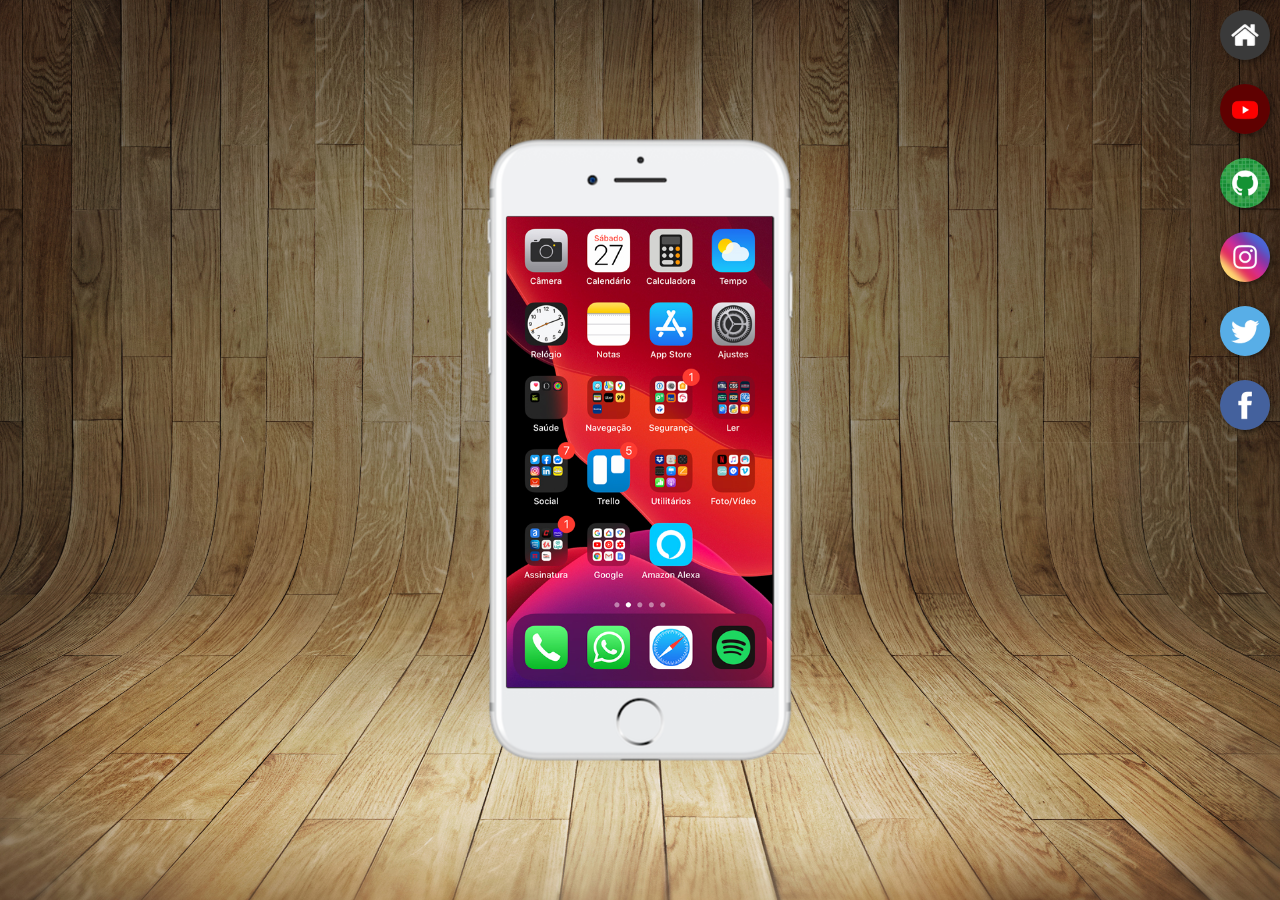
<file: index.html>
<!DOCTYPE html>
<html lang="pt-br">
<head>
    <meta charset="UTF-8">
    <meta name="viewport" content="width=device-width, initial-scale=1.0">
    <link rel="shortcut icon" href="favicon.ico" type="image/x-icon">
    <link rel="stylesheet" href="estilos/style.css">
    <title>Projeto Redes Sociais</title>
</head>
<body>
    <main>
        <section id="telefone">
            <iframe src="Home.html" name="tela" id="tela" frameborder="0">
                Seu Navegador não é compativél com isso!!!
            </iframe>
        </section>

        <section id="redes-sociais">
            <a href="Home.html" target="tela"><img src="imagens/logo-home.jpg" alt="Home"></a> <br>
            <a href="youtube.html" target="tela"><img src="imagens/logo-youtube.jpg" alt="youtube"></a><br>
            <a href="github.html" target="tela"><img src="imagens/logo-github.jpg" alt="github"></a><br>
            <a href="instagram.html" target="tela"><img src="imagens/logo-instagram.jpg" alt="instagram"></a><br>
            <a href="twitter.html" target="tela"><img src="imagens/logo-twitter.jpg" alt="twitter"></a><br>
            <a href="facebook.html" target="tela"><img src="imagens/logo-facebook.jpg" alt="facebook"></a>   
        </section>
    </main>
</body>
</html>
</file>
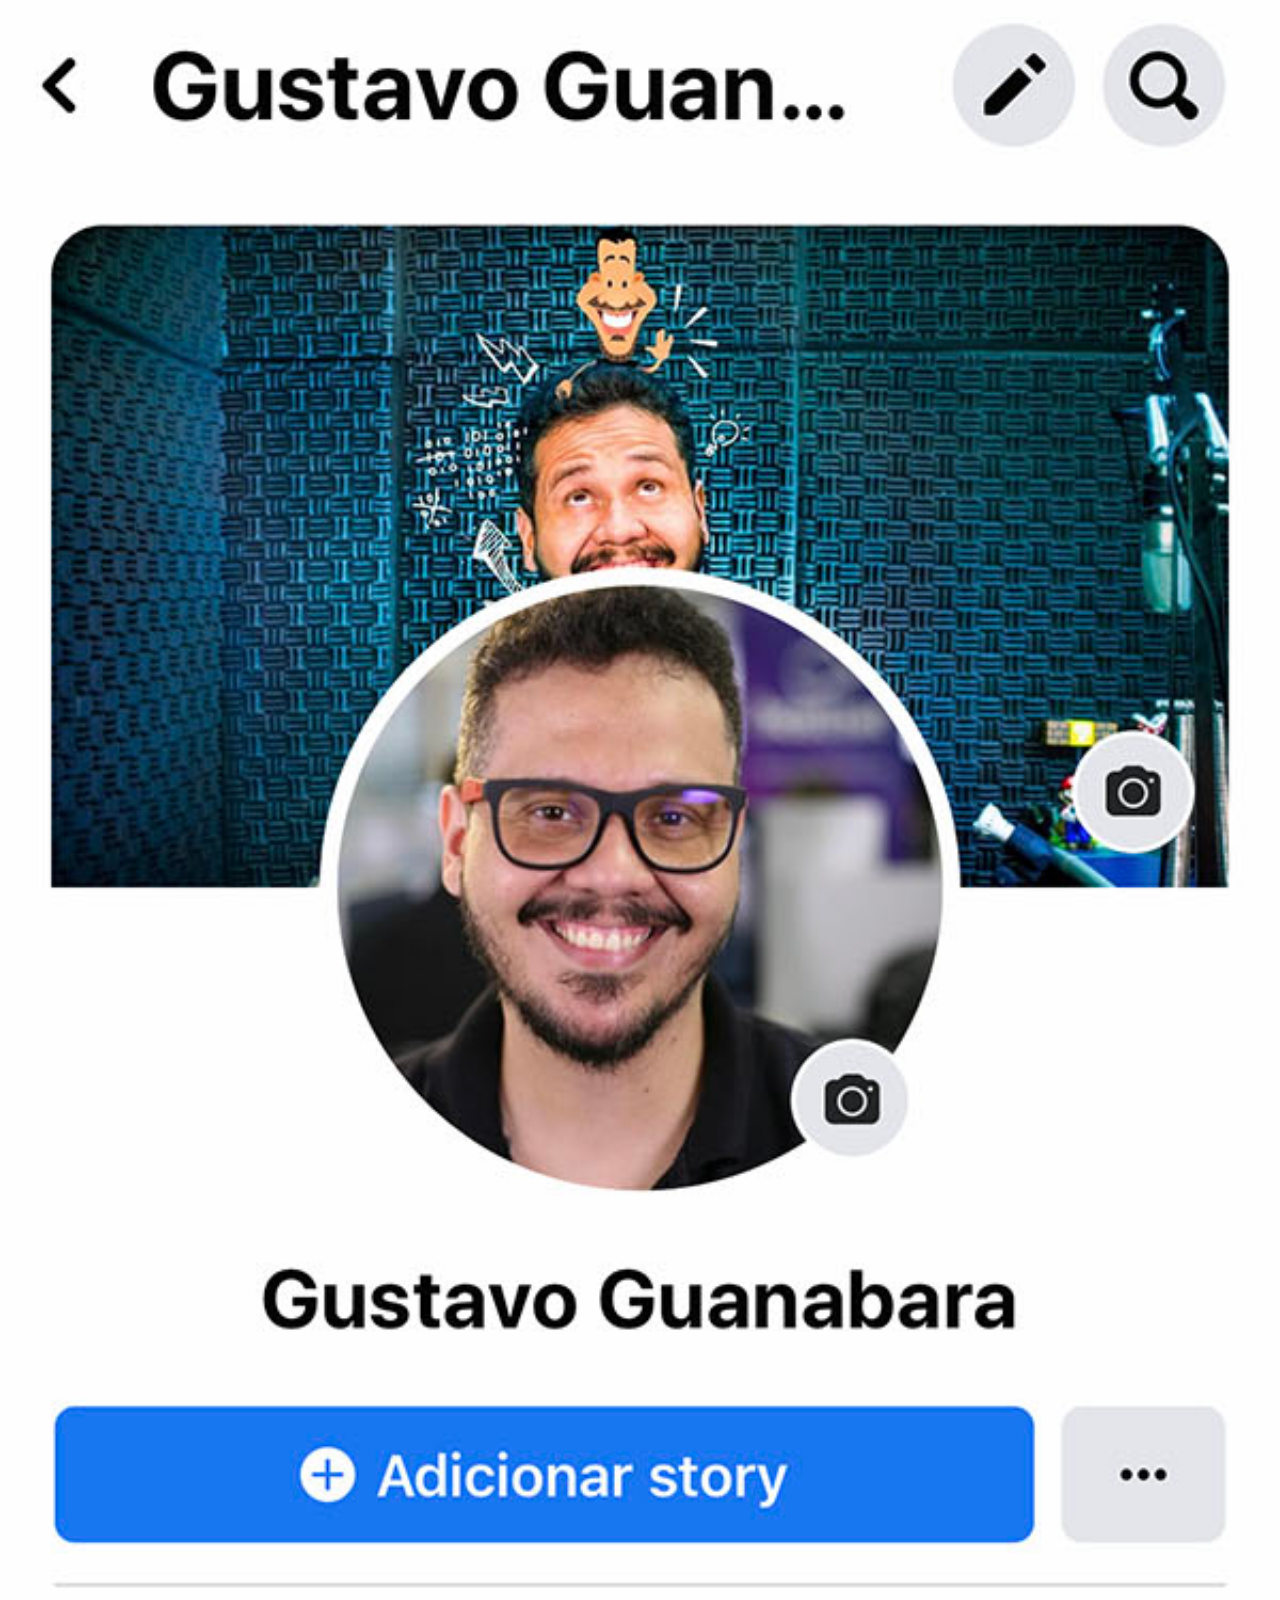
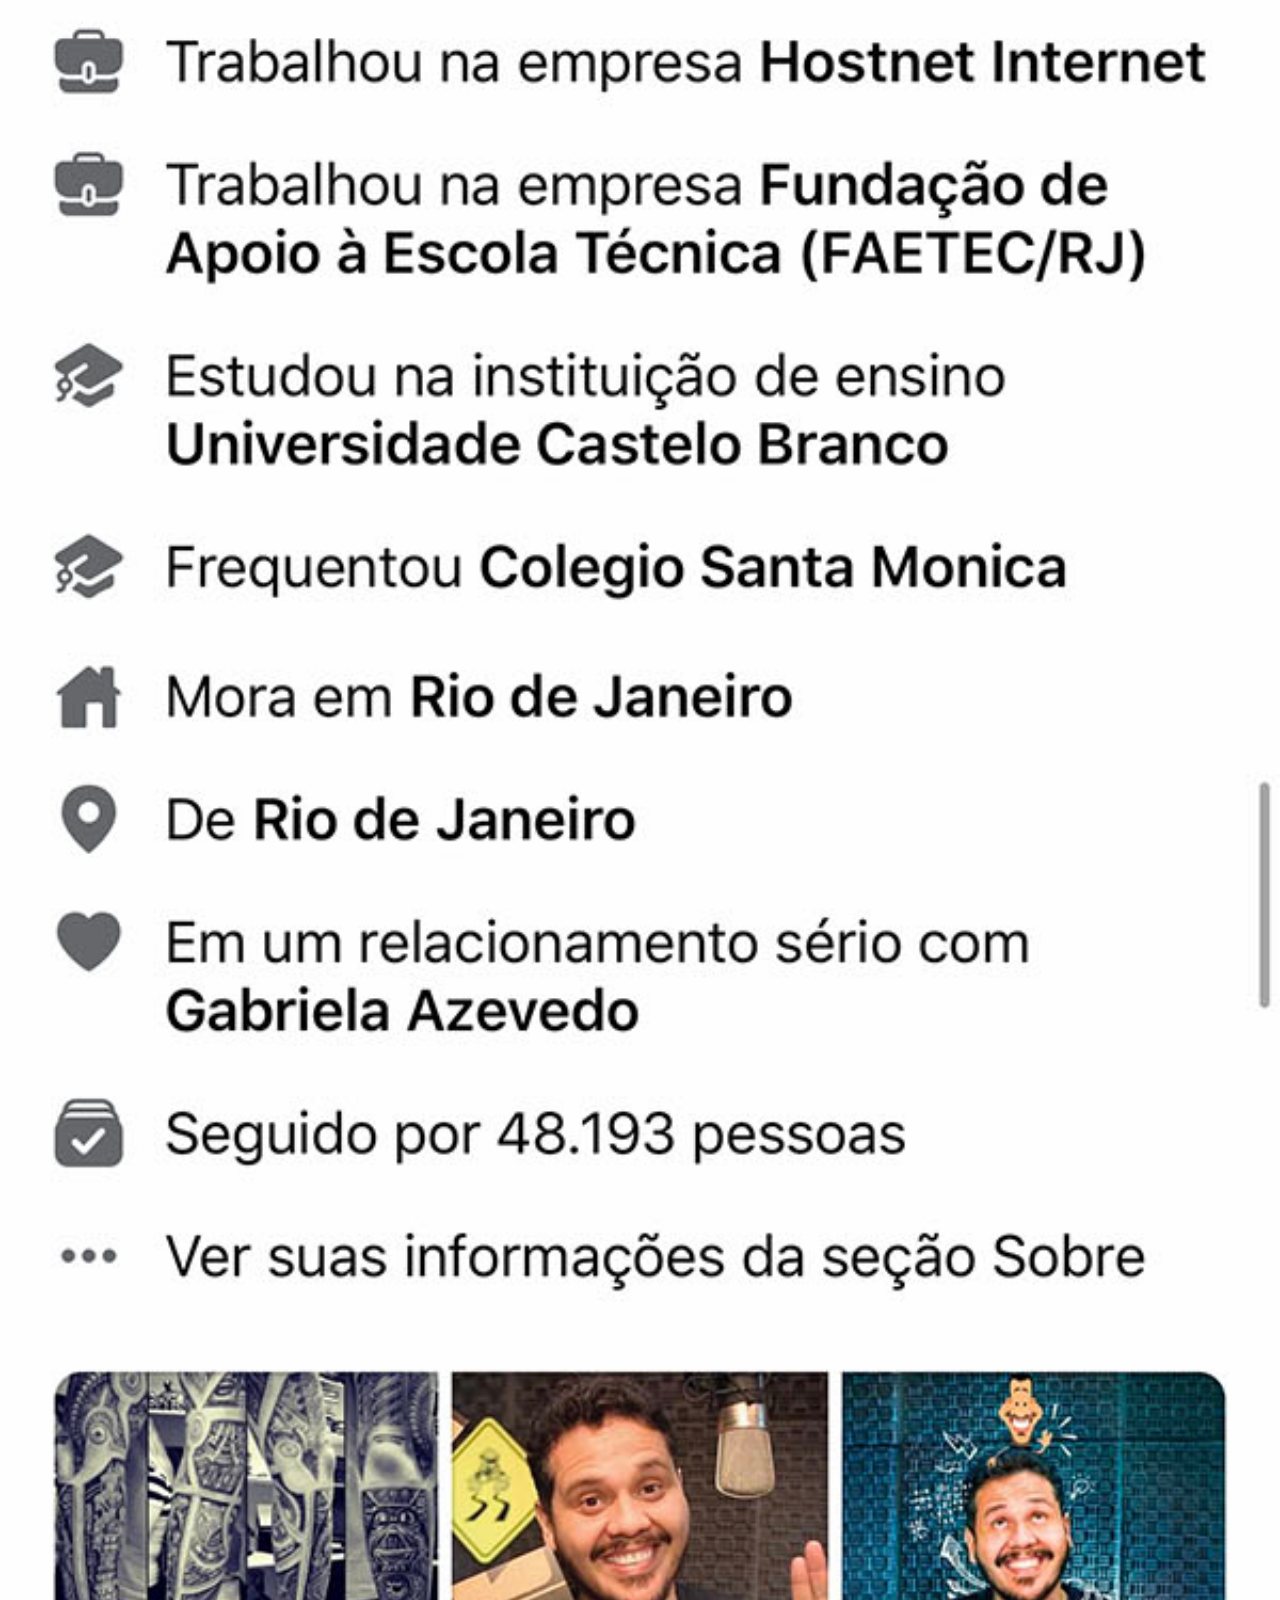
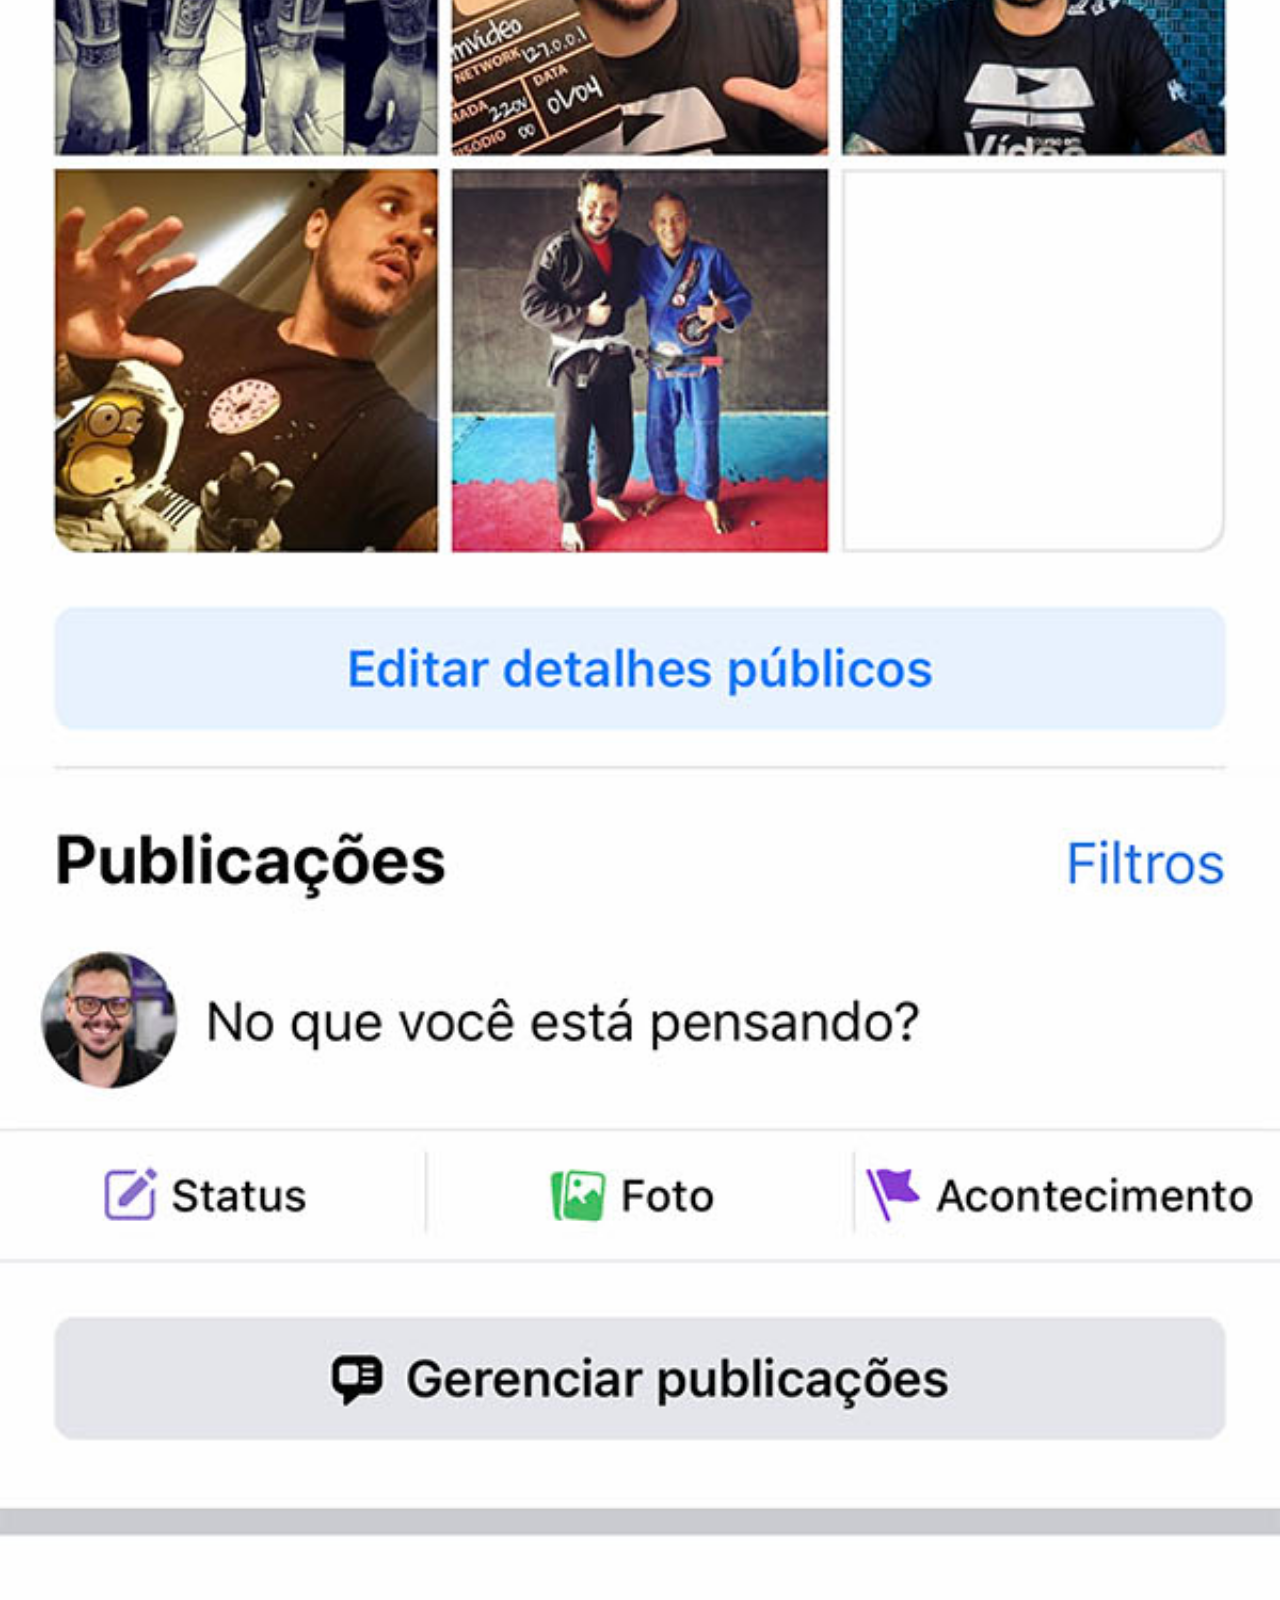
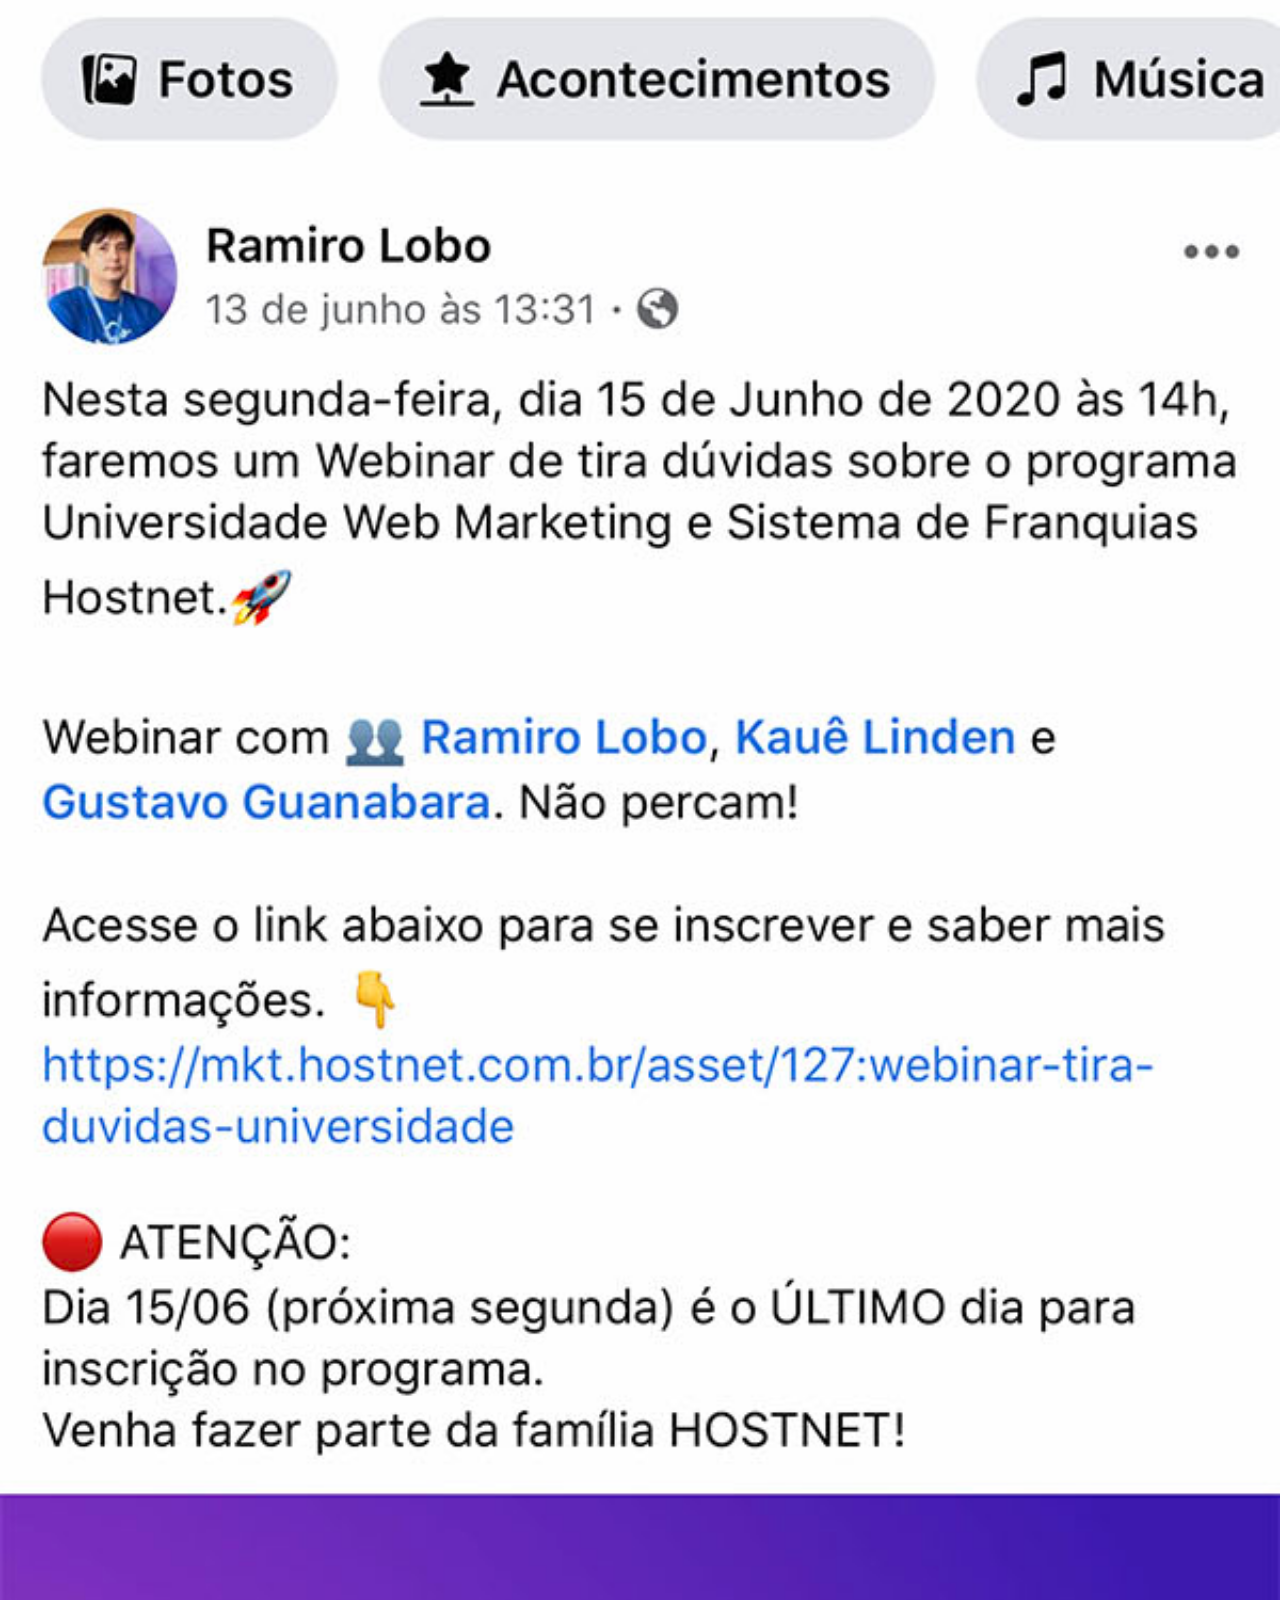
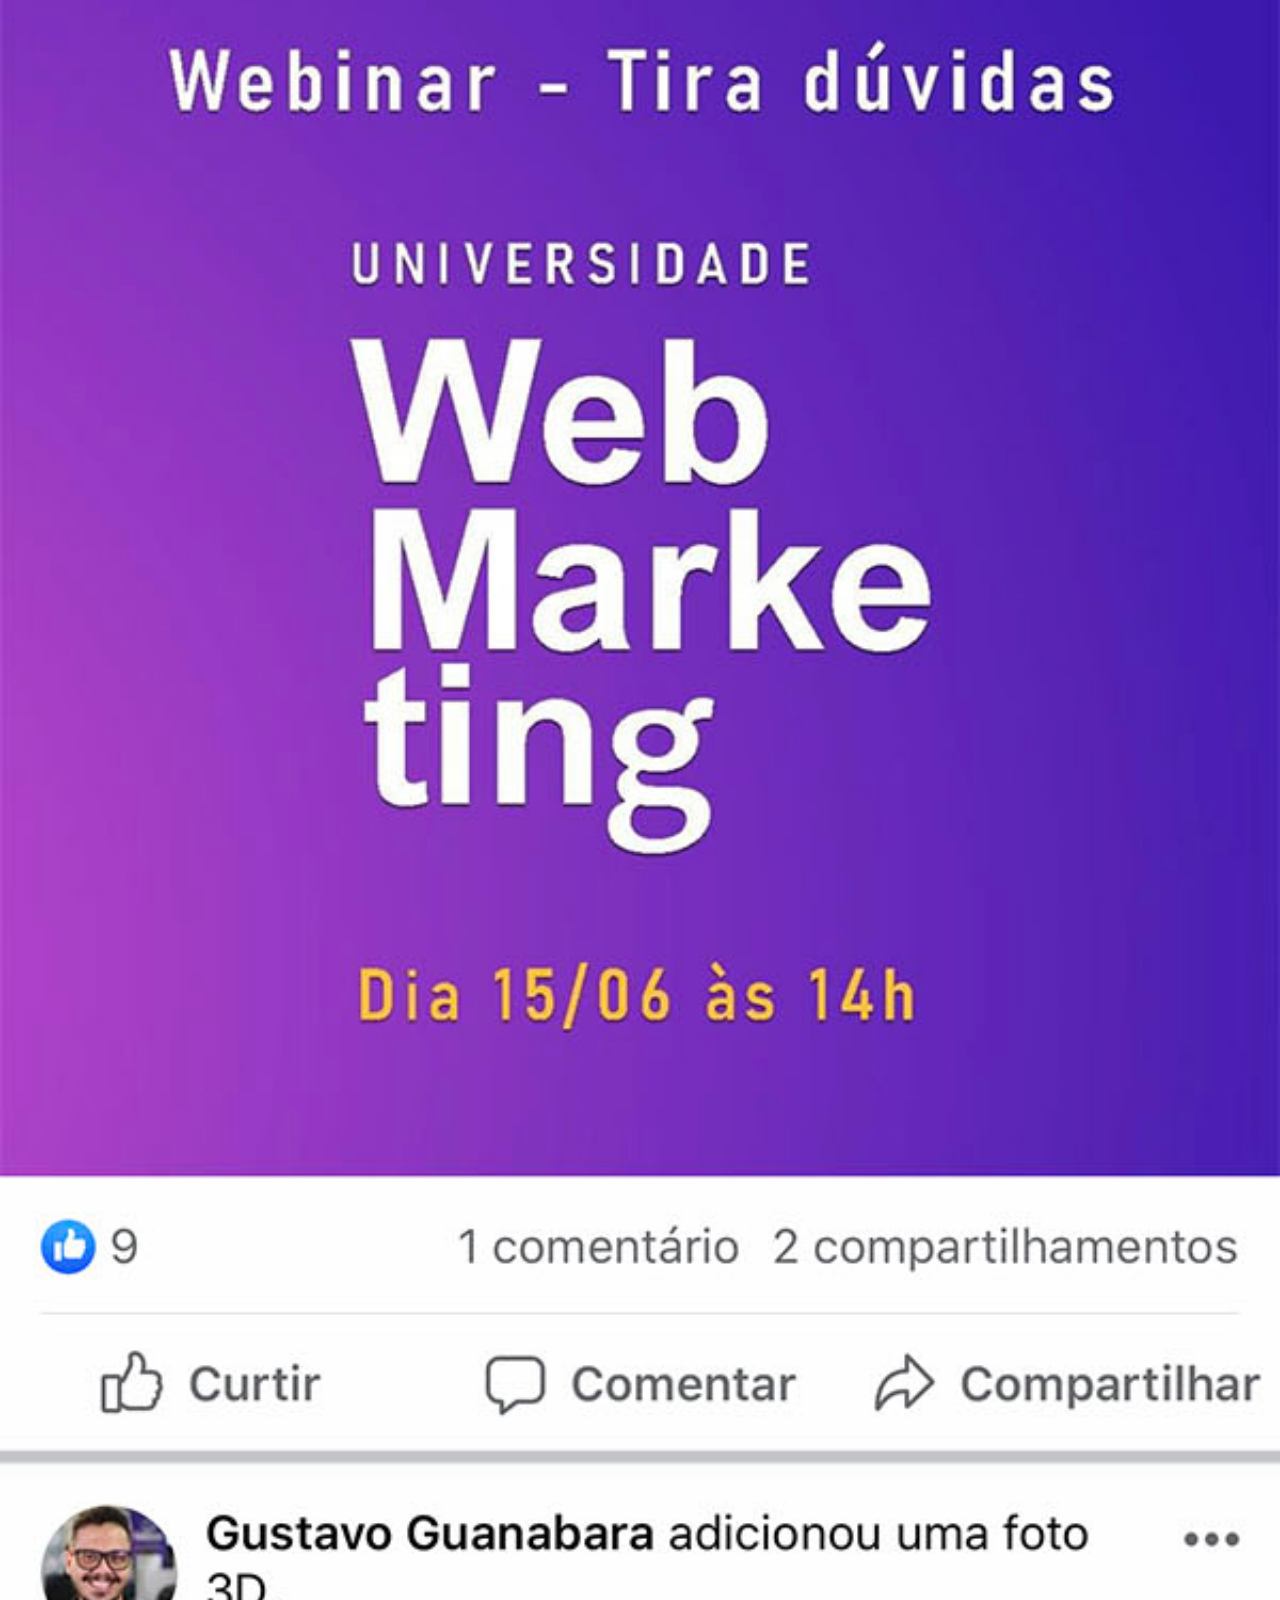
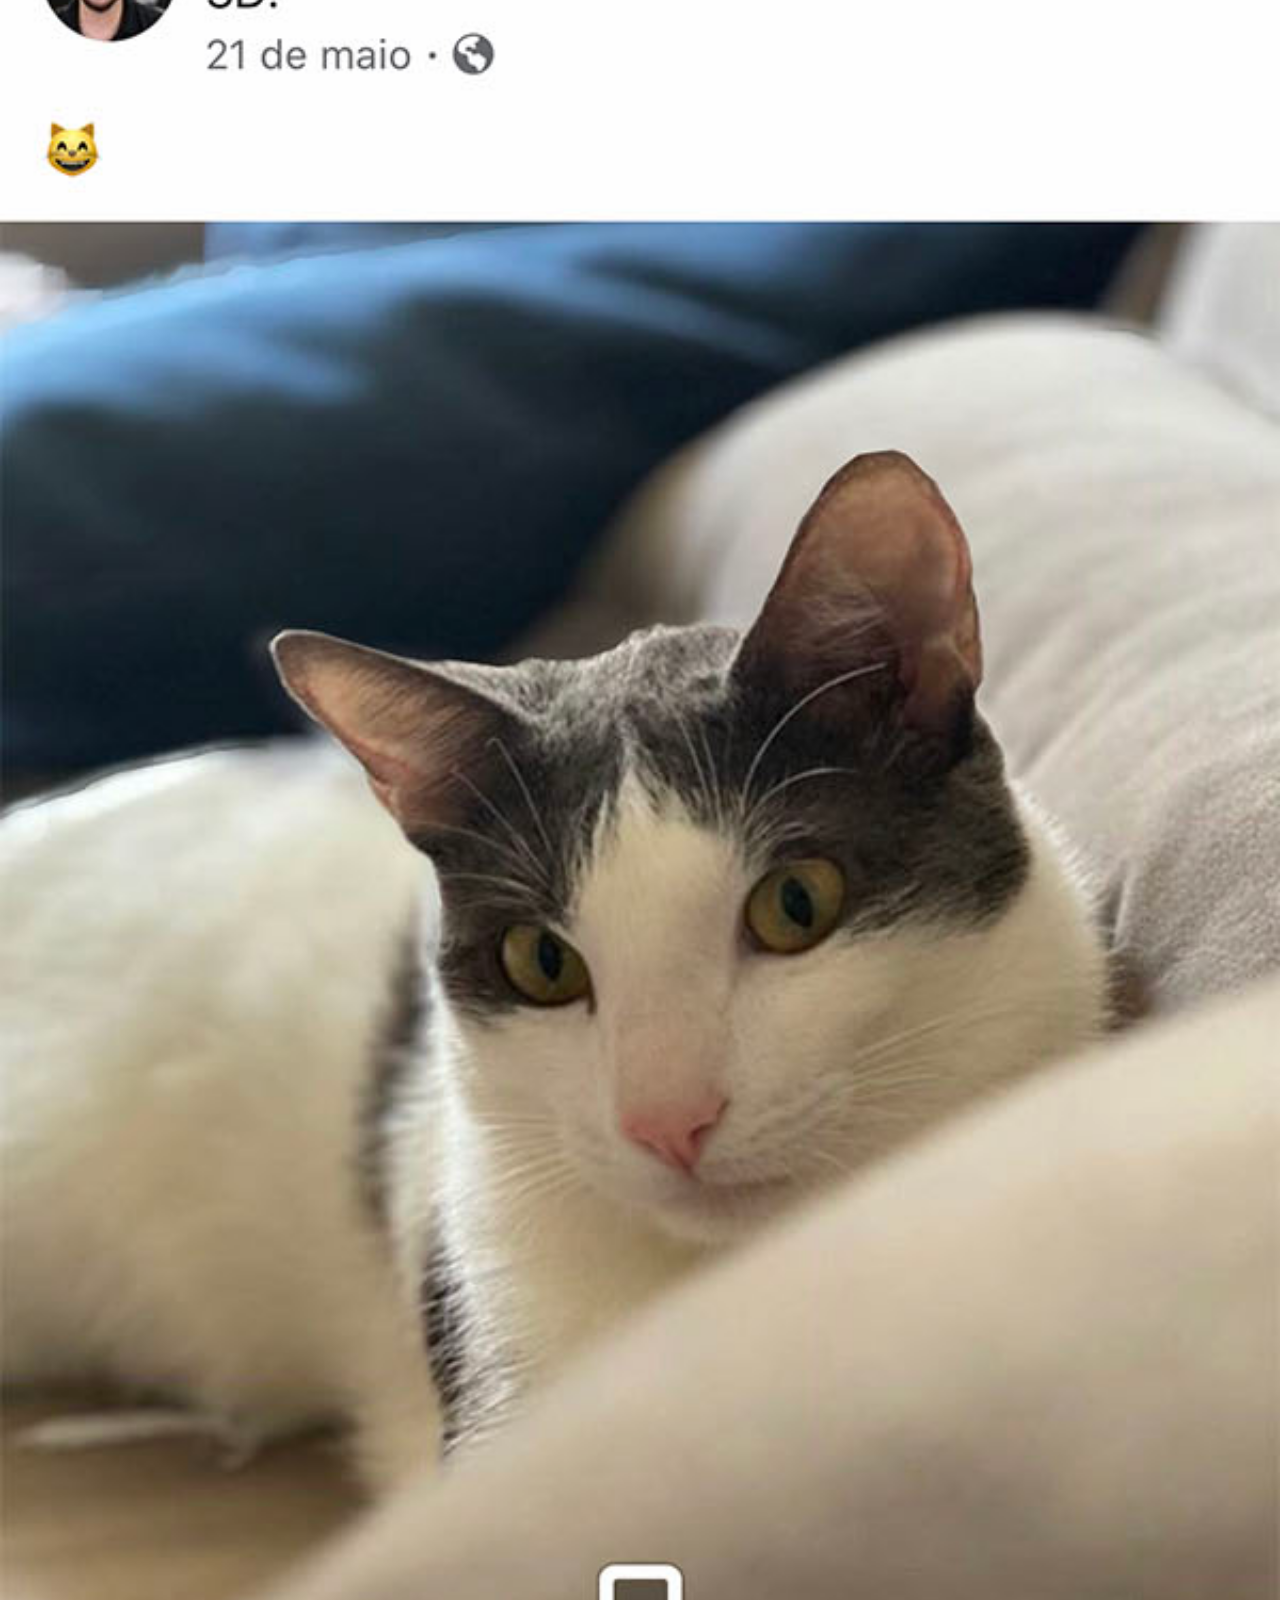
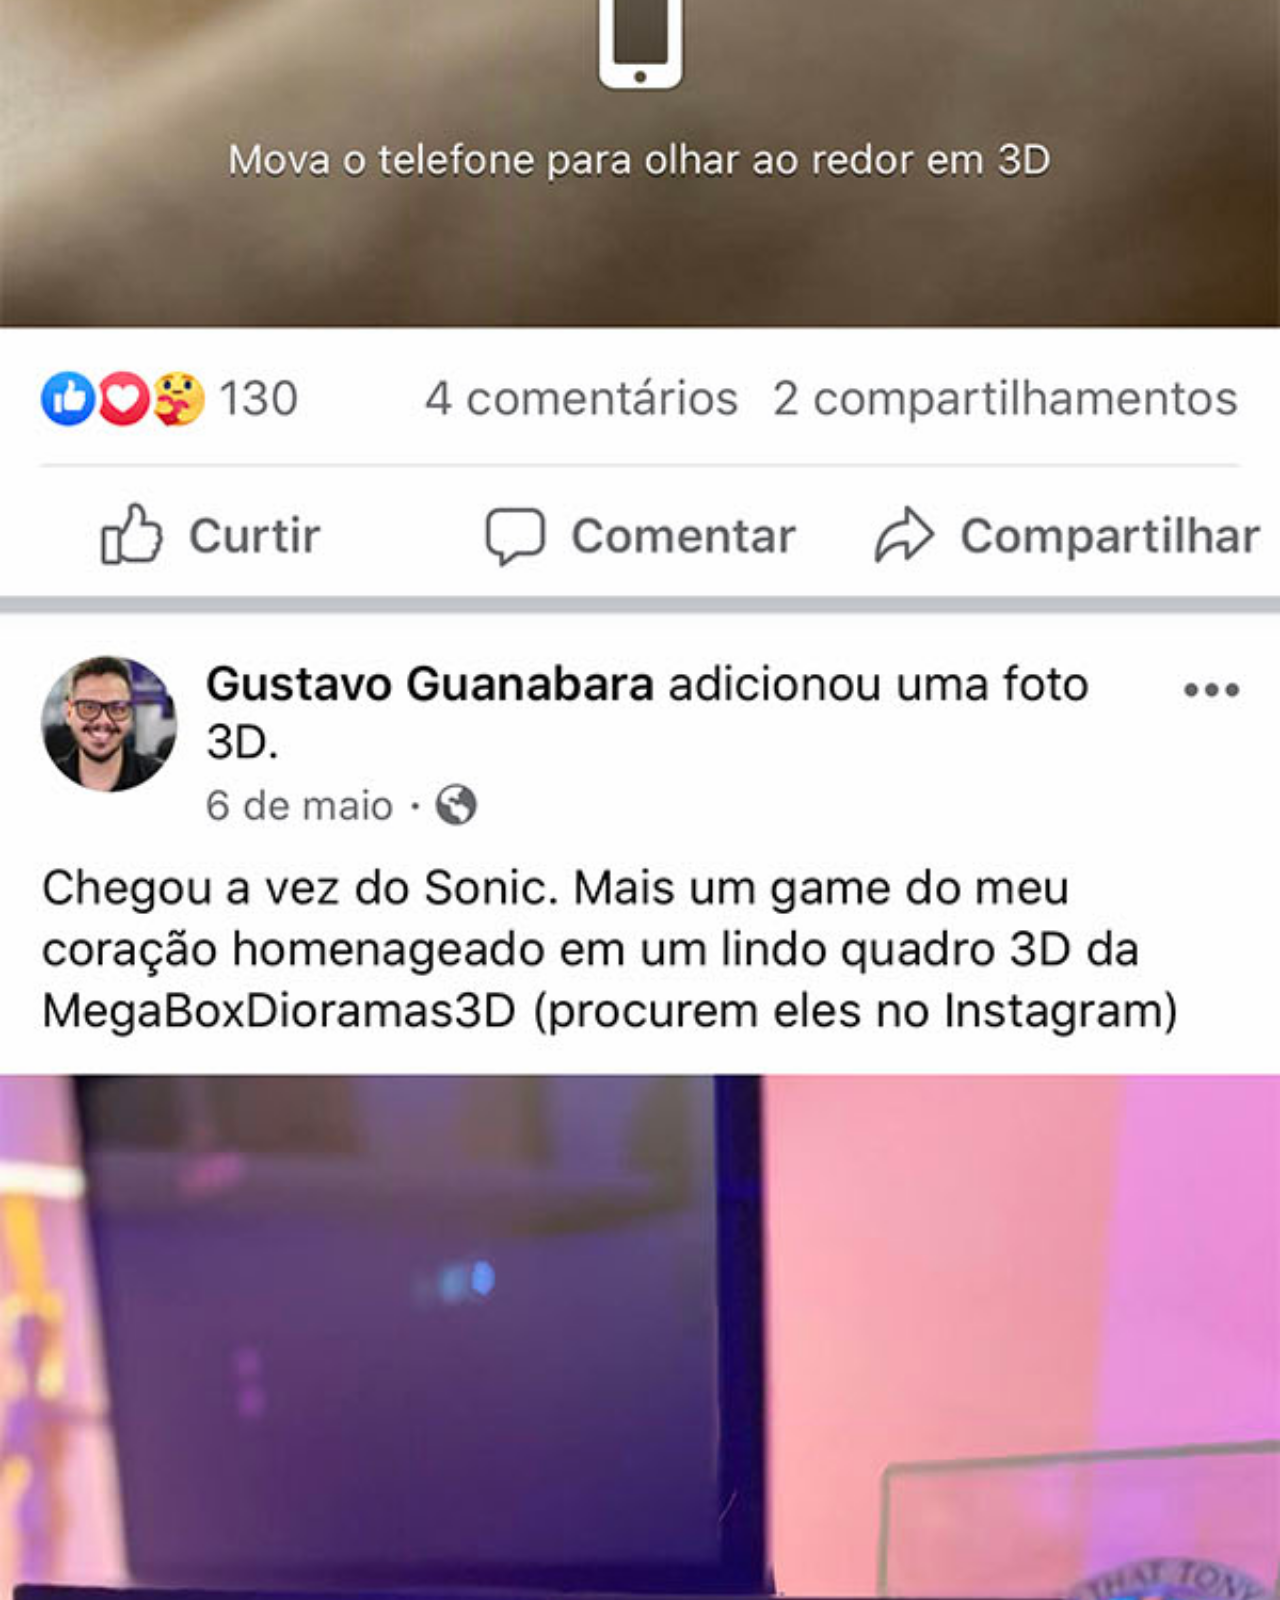
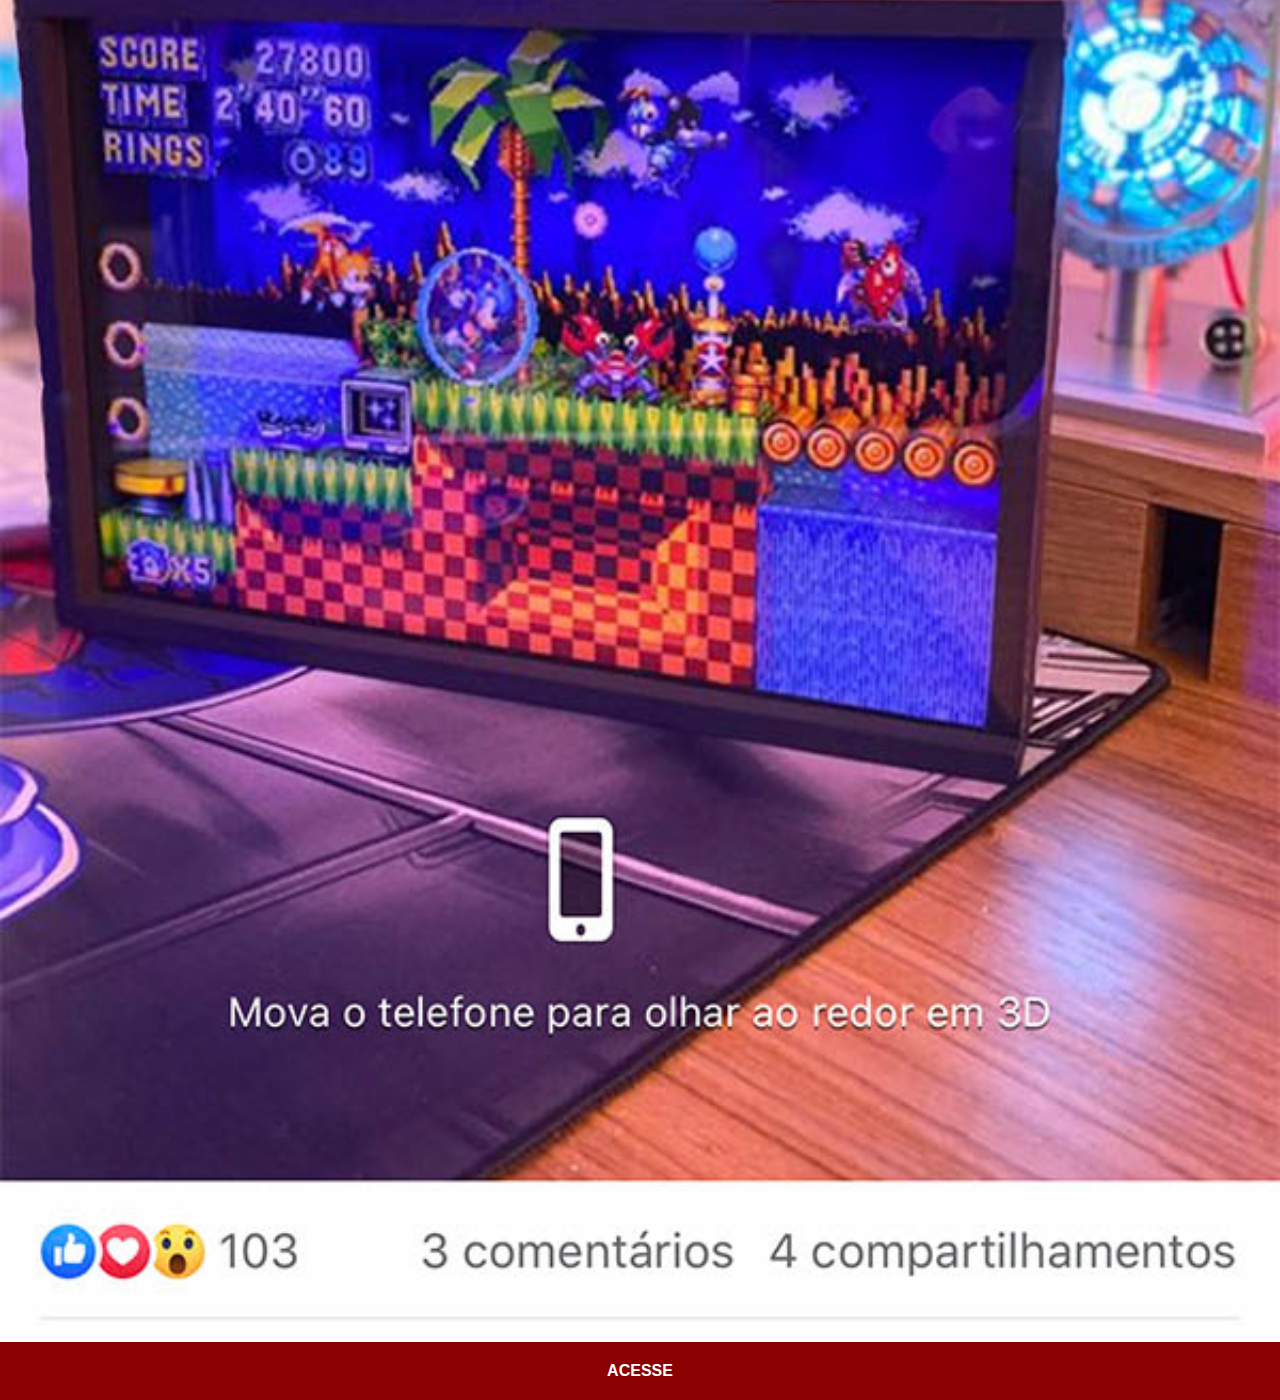
<file: facebook.html>
<!DOCTYPE html>
<html lang="pt-br">
<head>
    <meta charset="UTF-8">
    <meta name="viewport" content="width=device-width, initial-scale=1.0">
    <title>facebook</title>
    <link rel="stylesheet" href="estilos/social.css">
</head>
<body>
    <img src="imagens/tela-facebook.jpg" alt="facebook">
    <a href="https://www.facebook.com/gustavoguanabara/?locale=pt_BR" target="_blank">ACESSE</a>
</body>
</html>
</file>
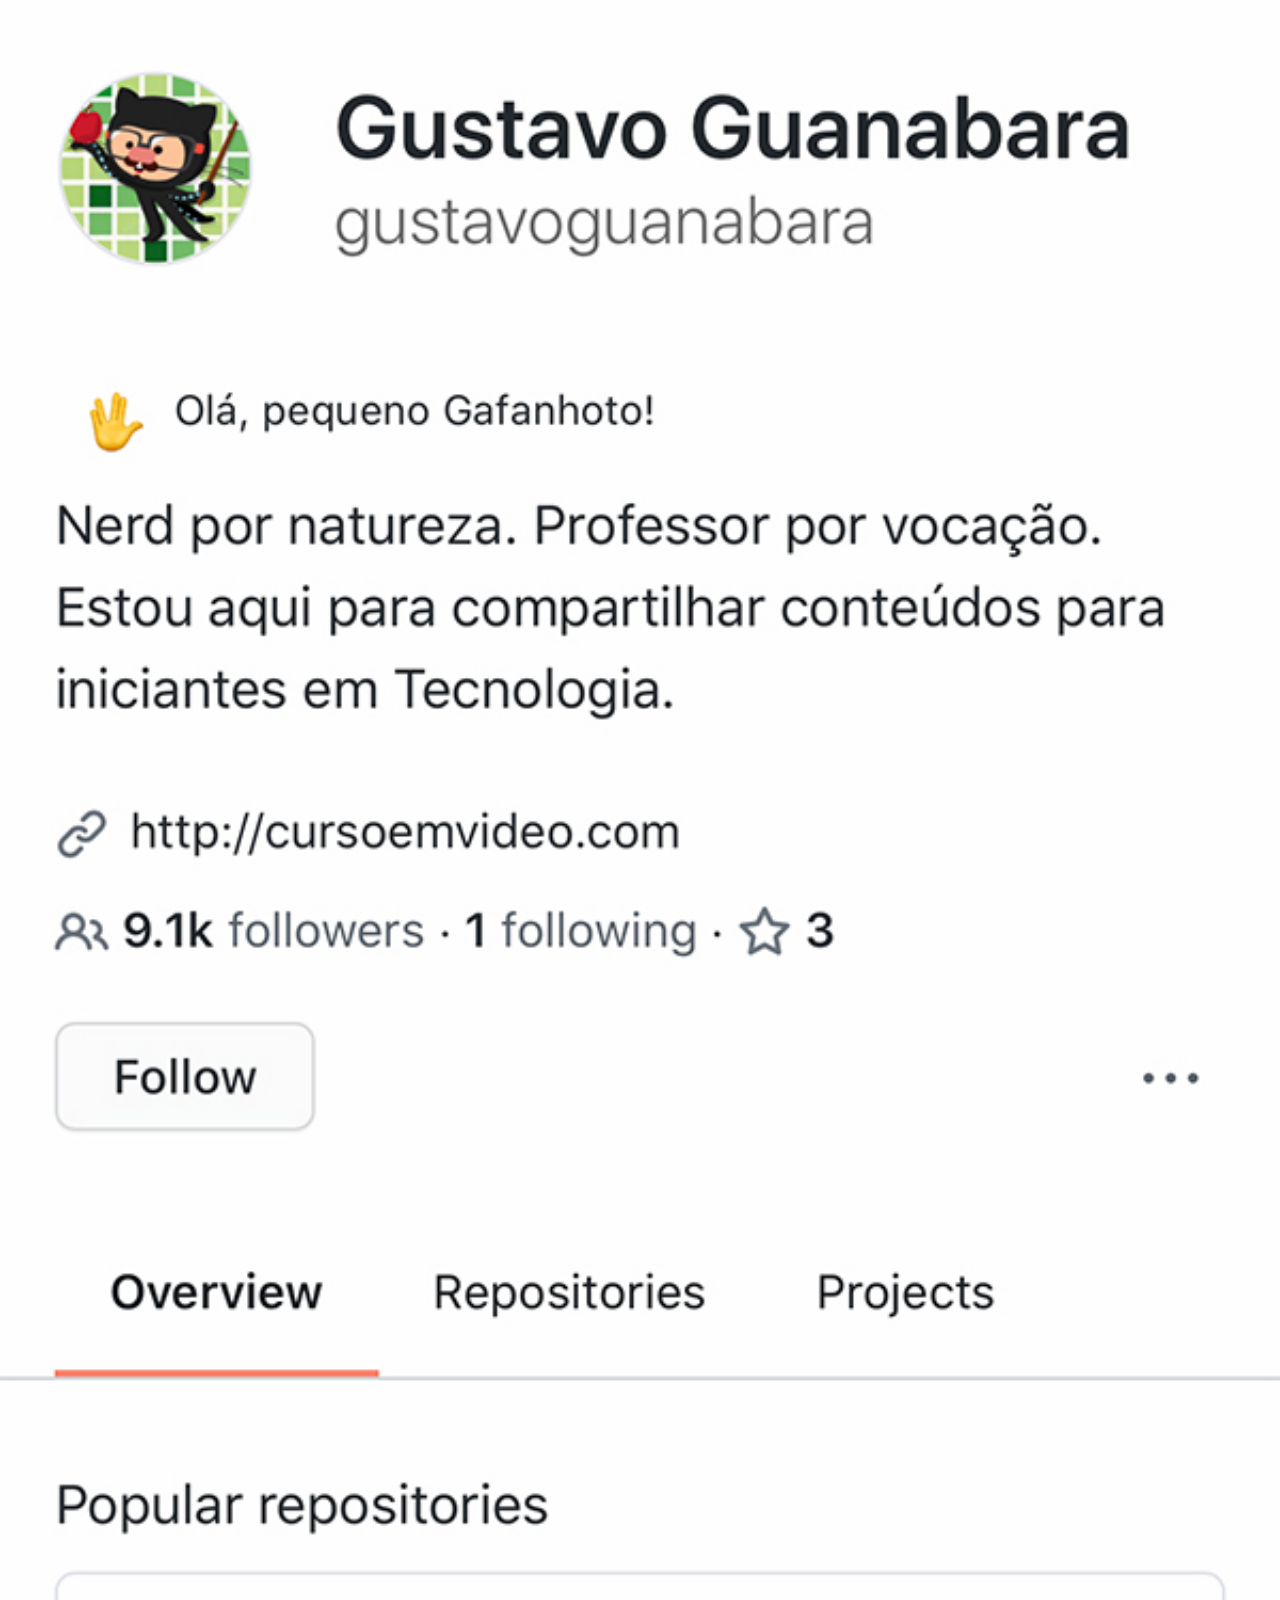
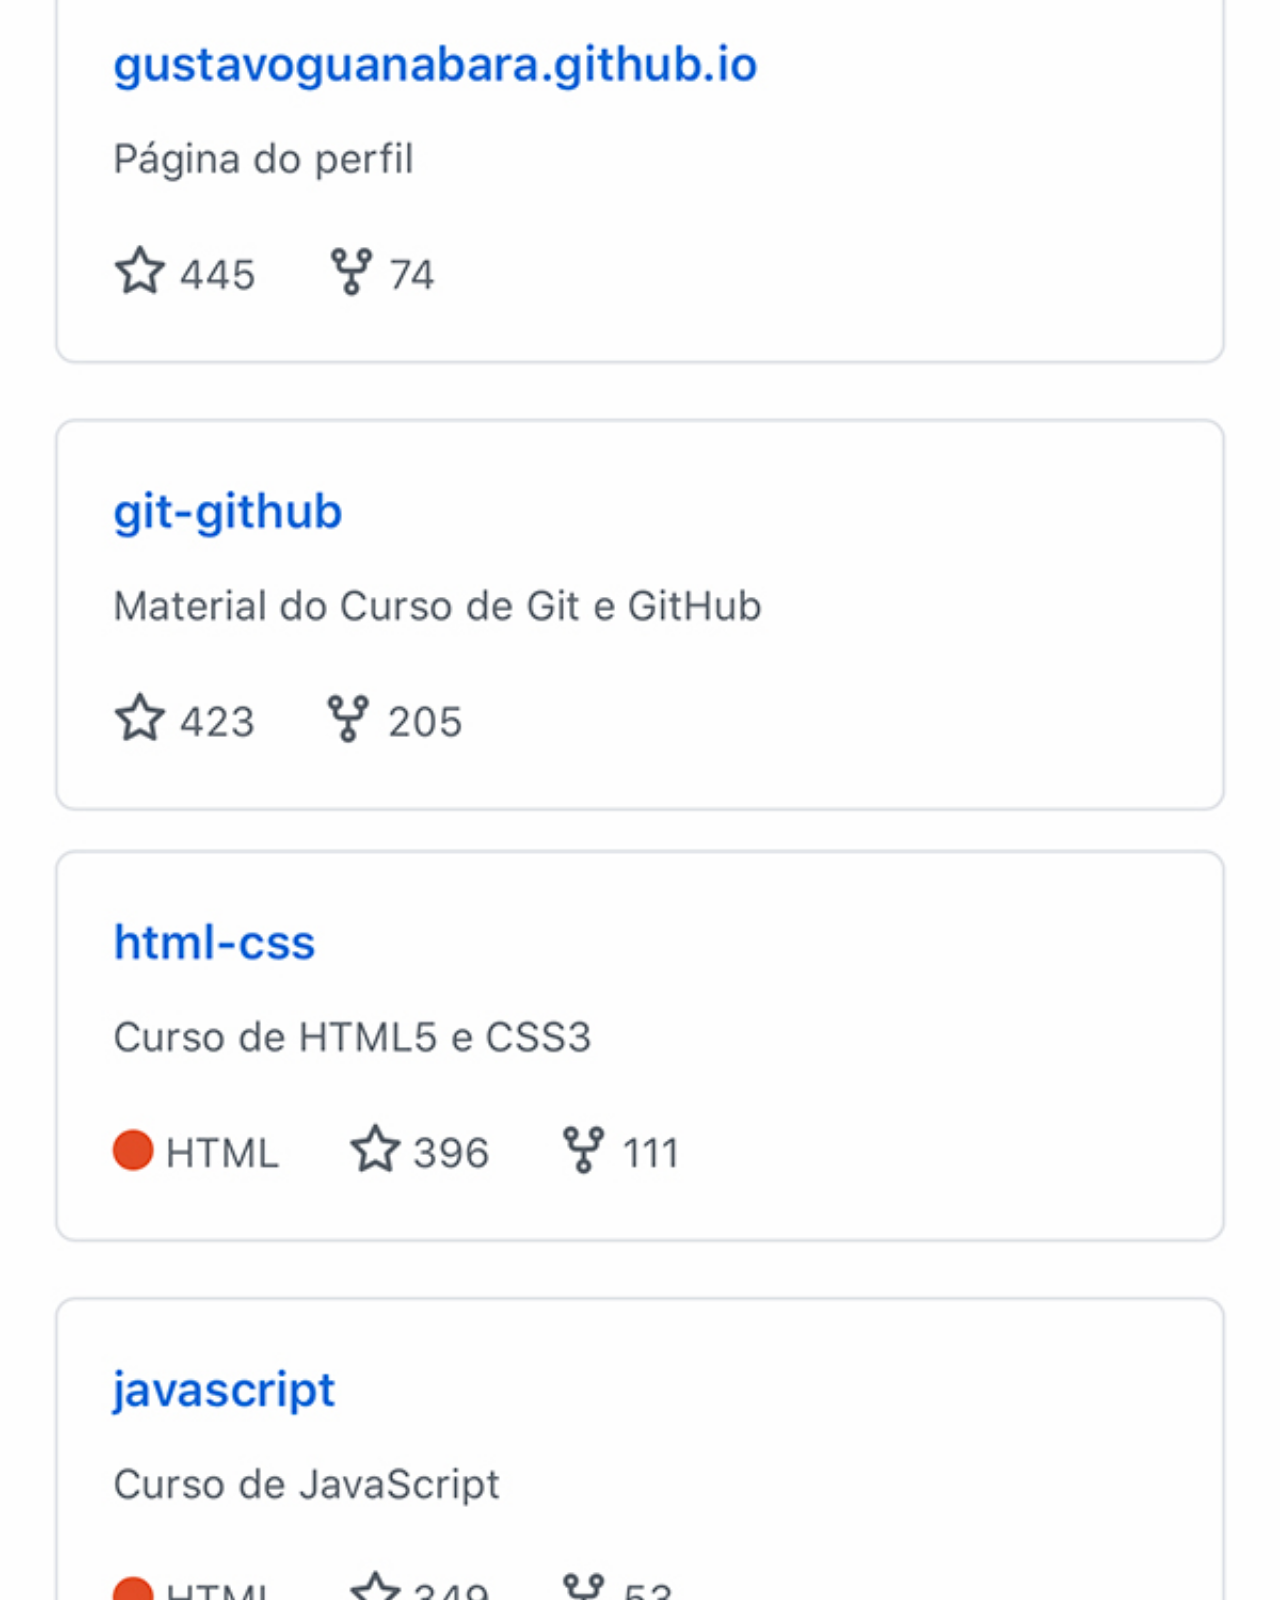
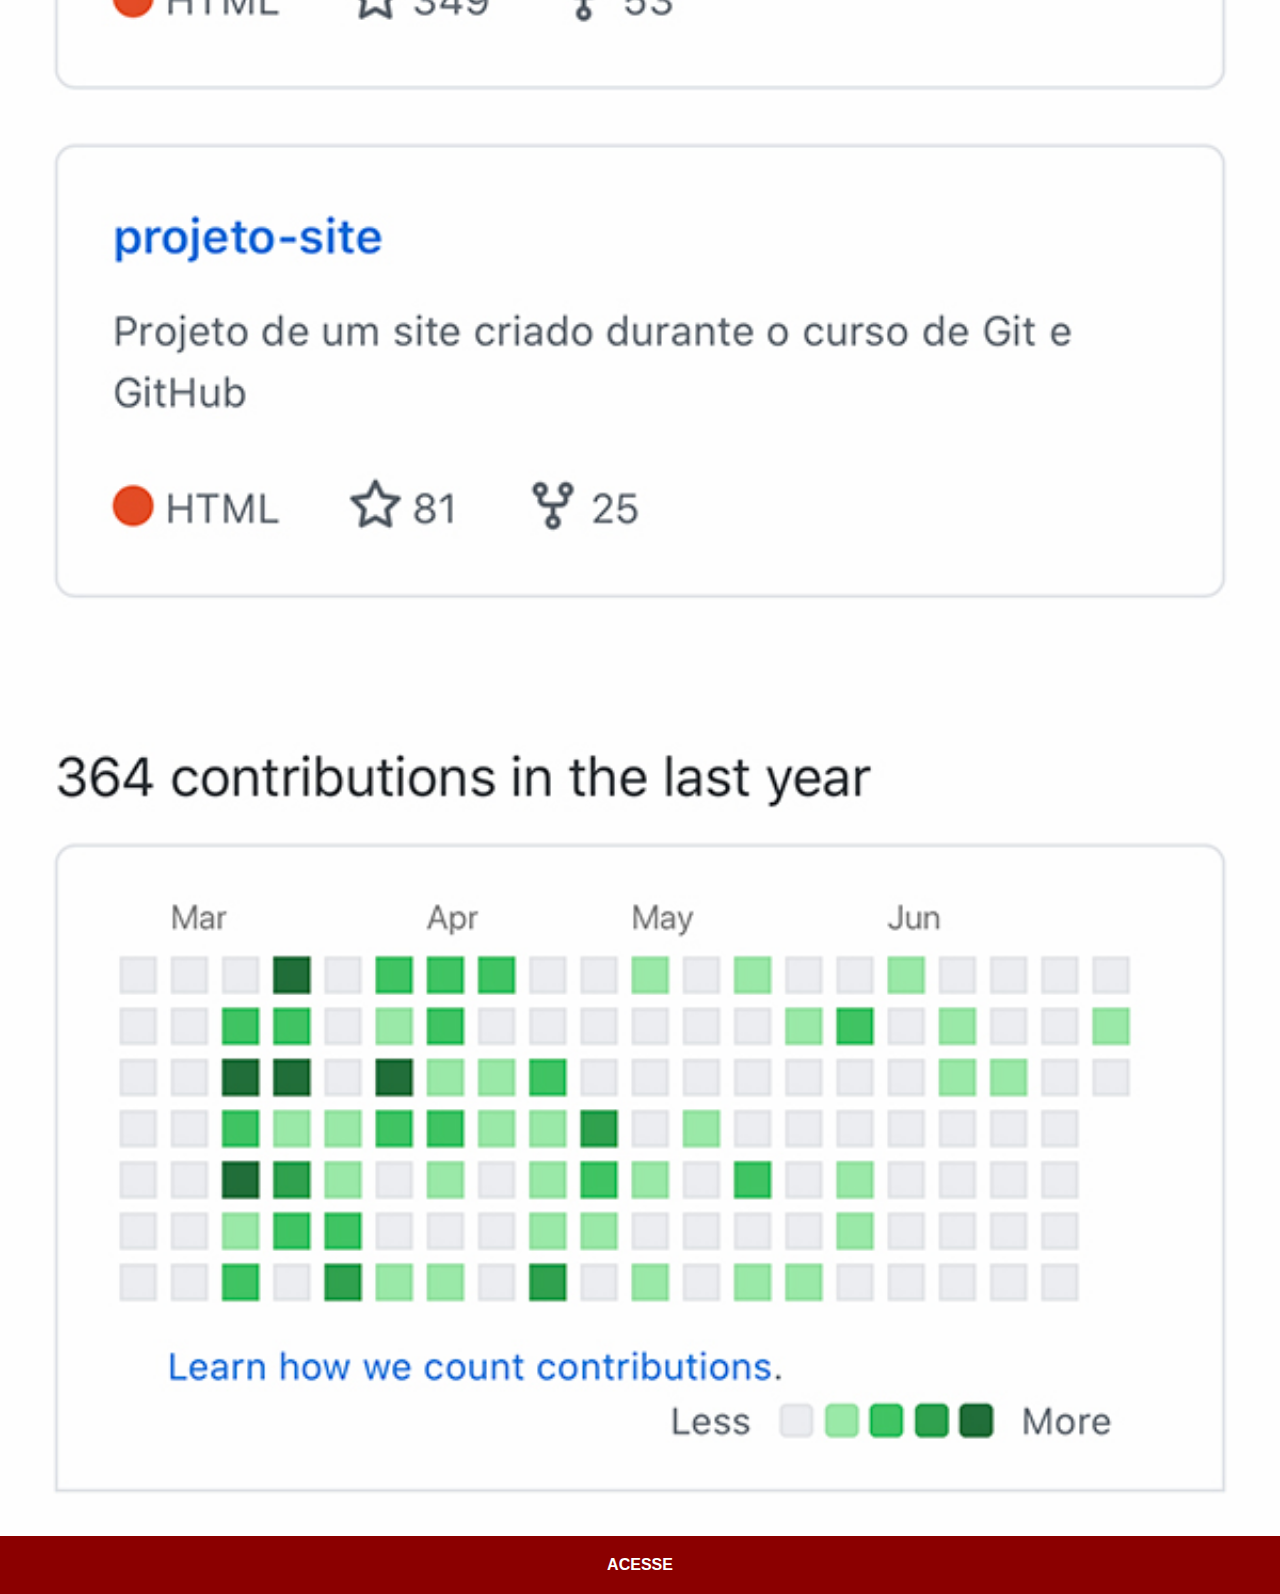
<file: github.html>
<!DOCTYPE html>
<html lang="pt-br">
<head>
    <meta charset="UTF-8">
    <meta name="viewport" content="width=device-width, initial-scale=1.0">
    <title>github</title>
    <link rel="stylesheet" href="estilos/social.css">
</head>
<body>
    <img src="imagens/tela-github.jpg" alt="github">
    <a href="https://dernival-alves.github.io" target="_blank">ACESSE</a>
</body>
</html>
</file>
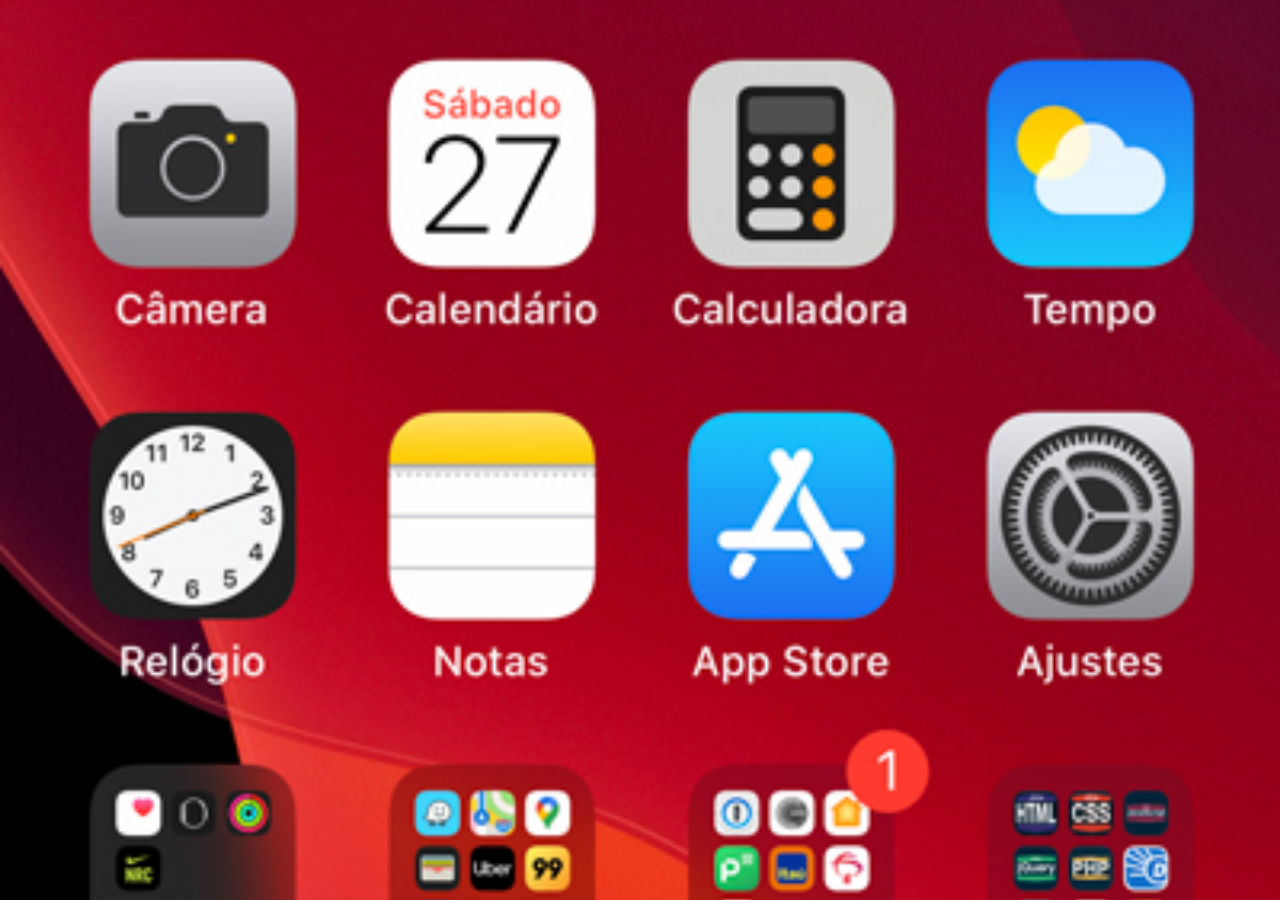
<file: Home.html>
<!DOCTYPE html>
<html lang="pt-br">
<head>
    <meta charset="UTF-8">
    <meta name="viewport" content="width=device-width, initial-scale=1.0">
    <title>Home</title>
    <style>
        *{
            margin: 0;
            padding: 0;
        }

        body{
            width: 100vw;
            height: 100vh;
            background: black  url('imagens/tela-home.jpg') no-repeat top center;
            background-size: cover;
        }
    </style>
</head>
<body>
    
</body>
</html>
</file>
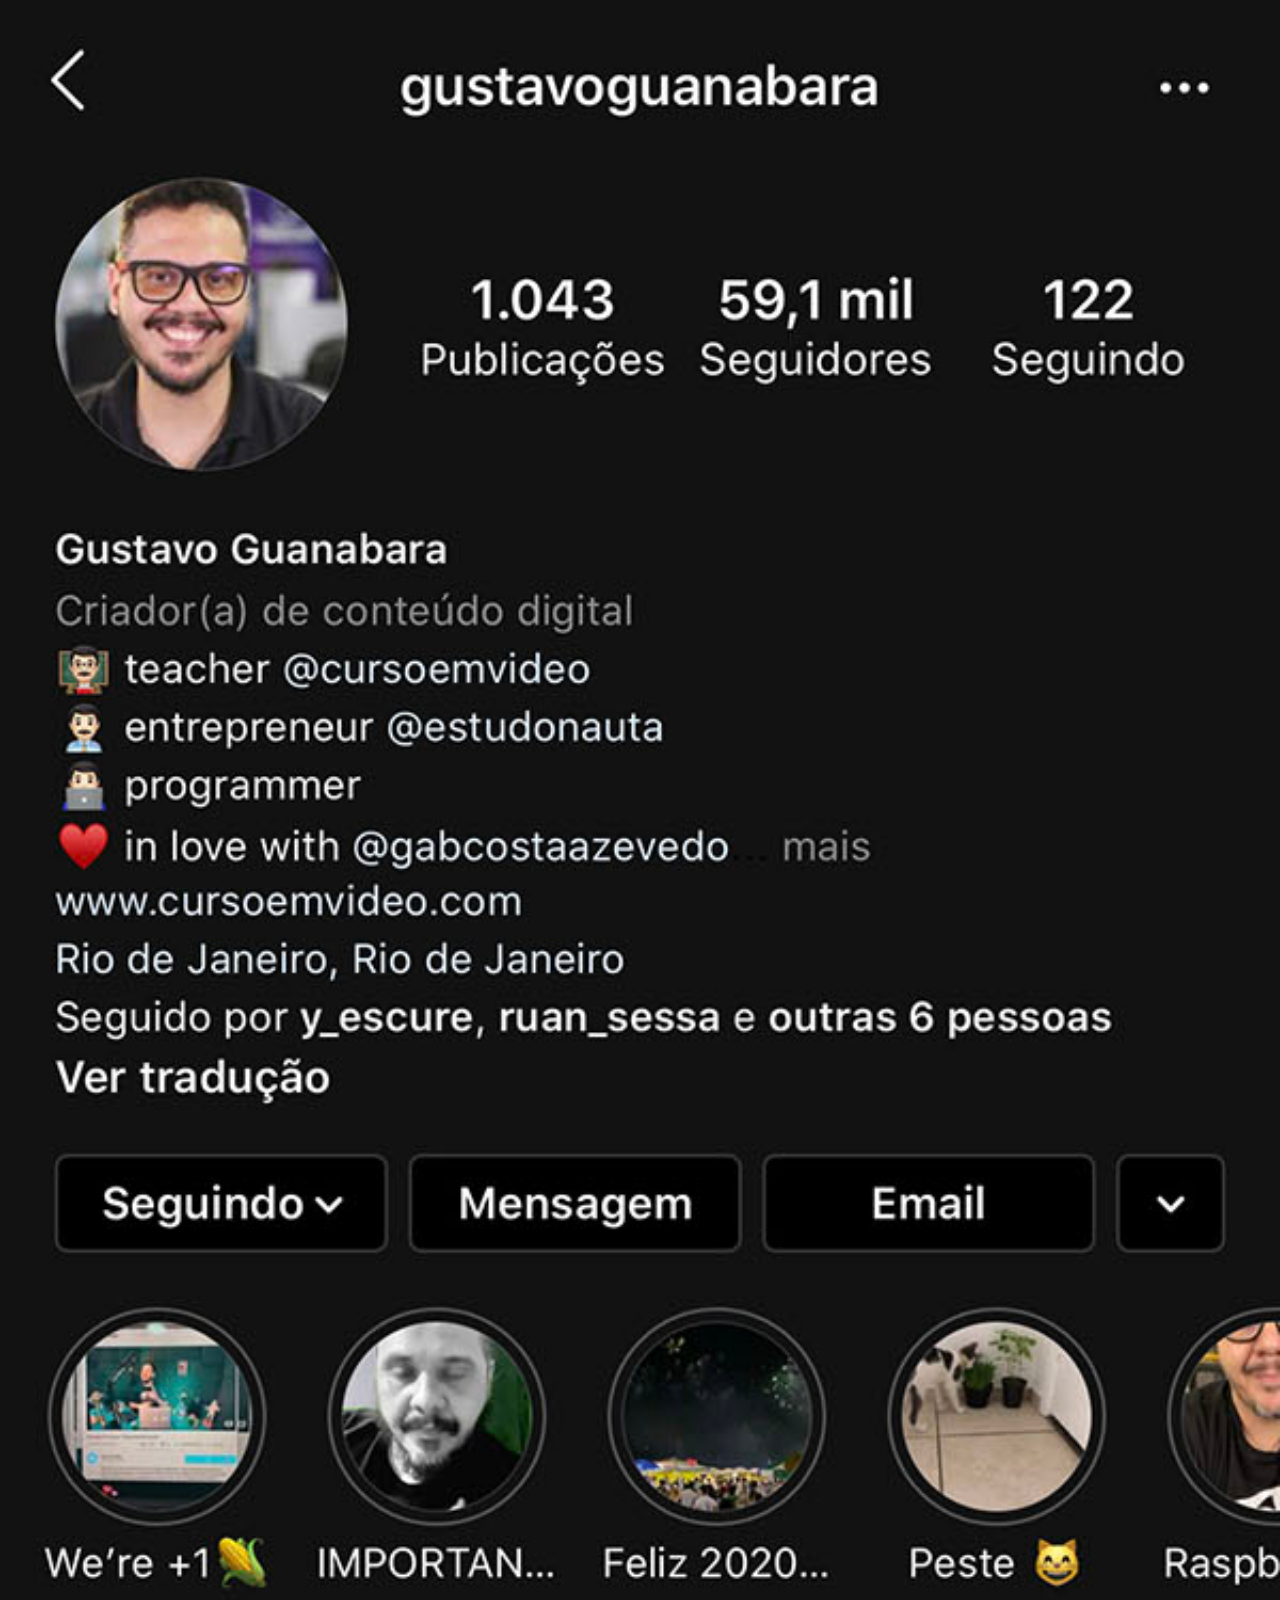
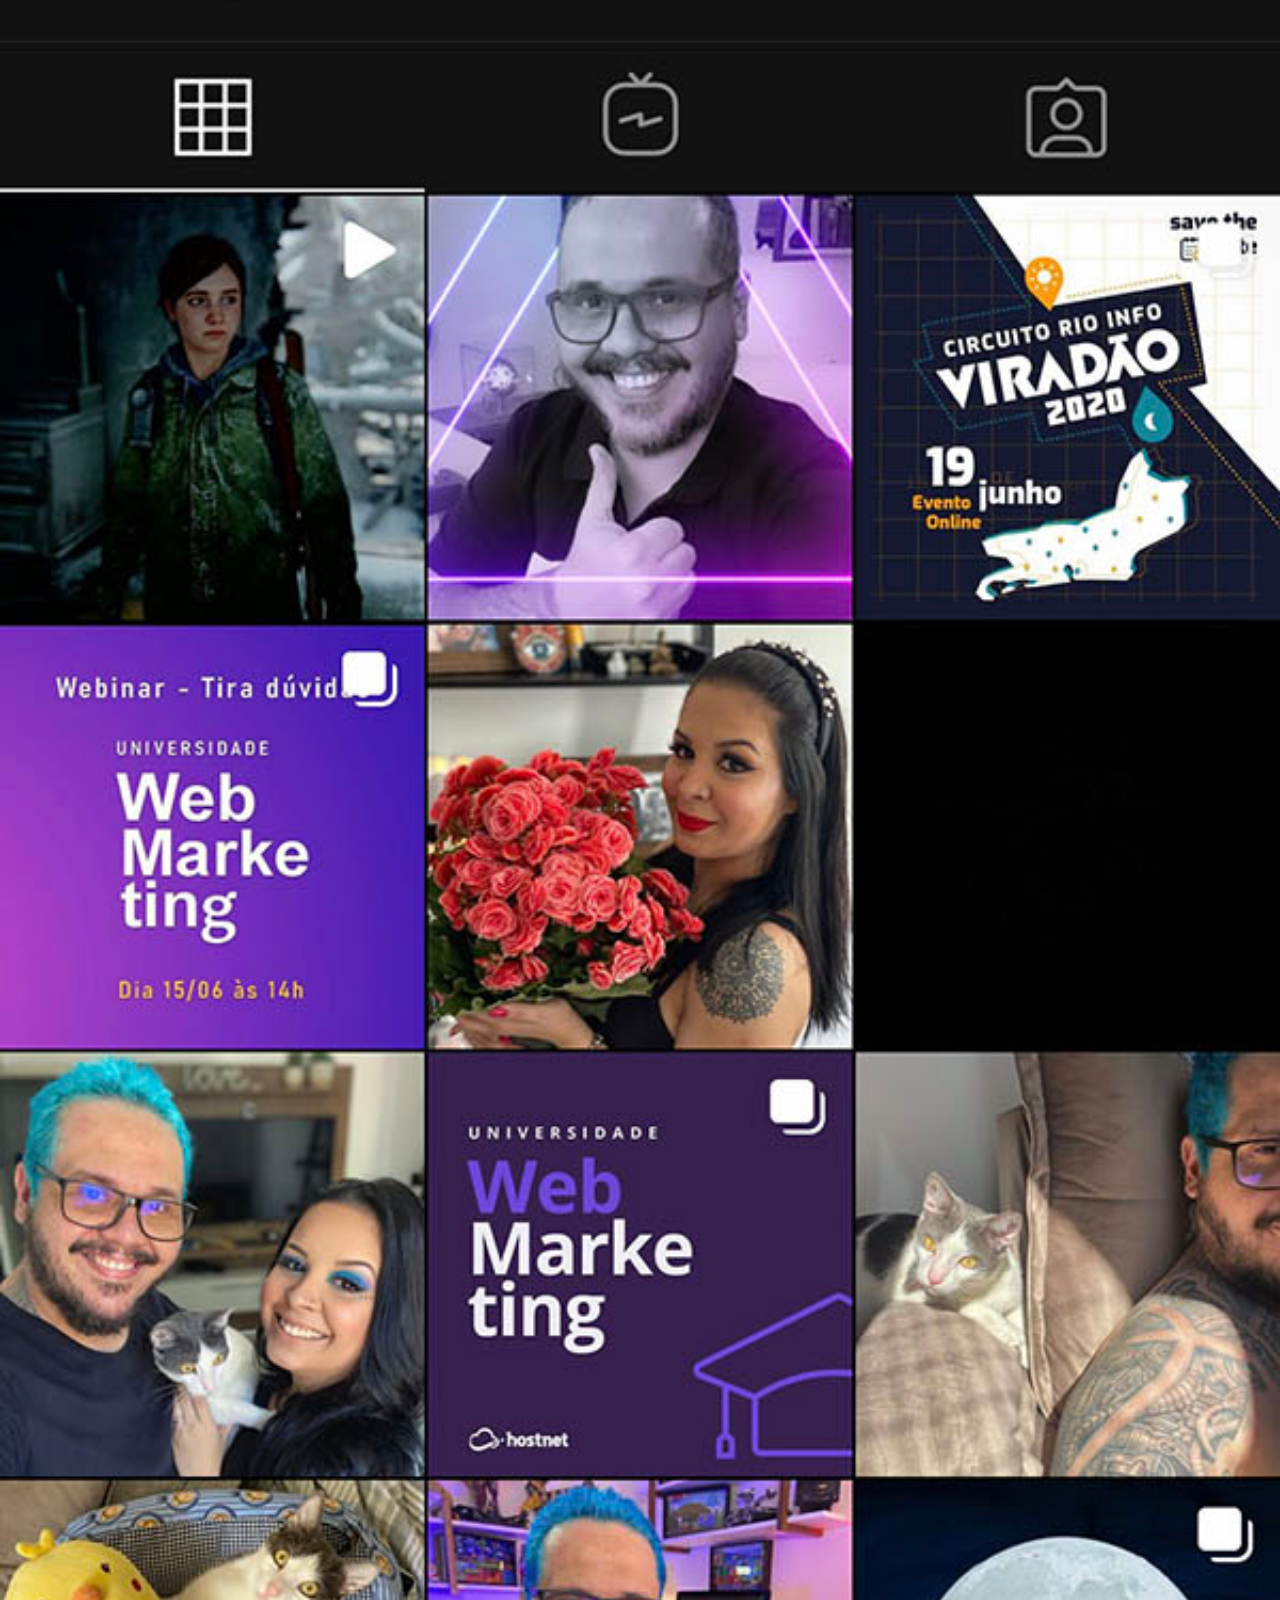
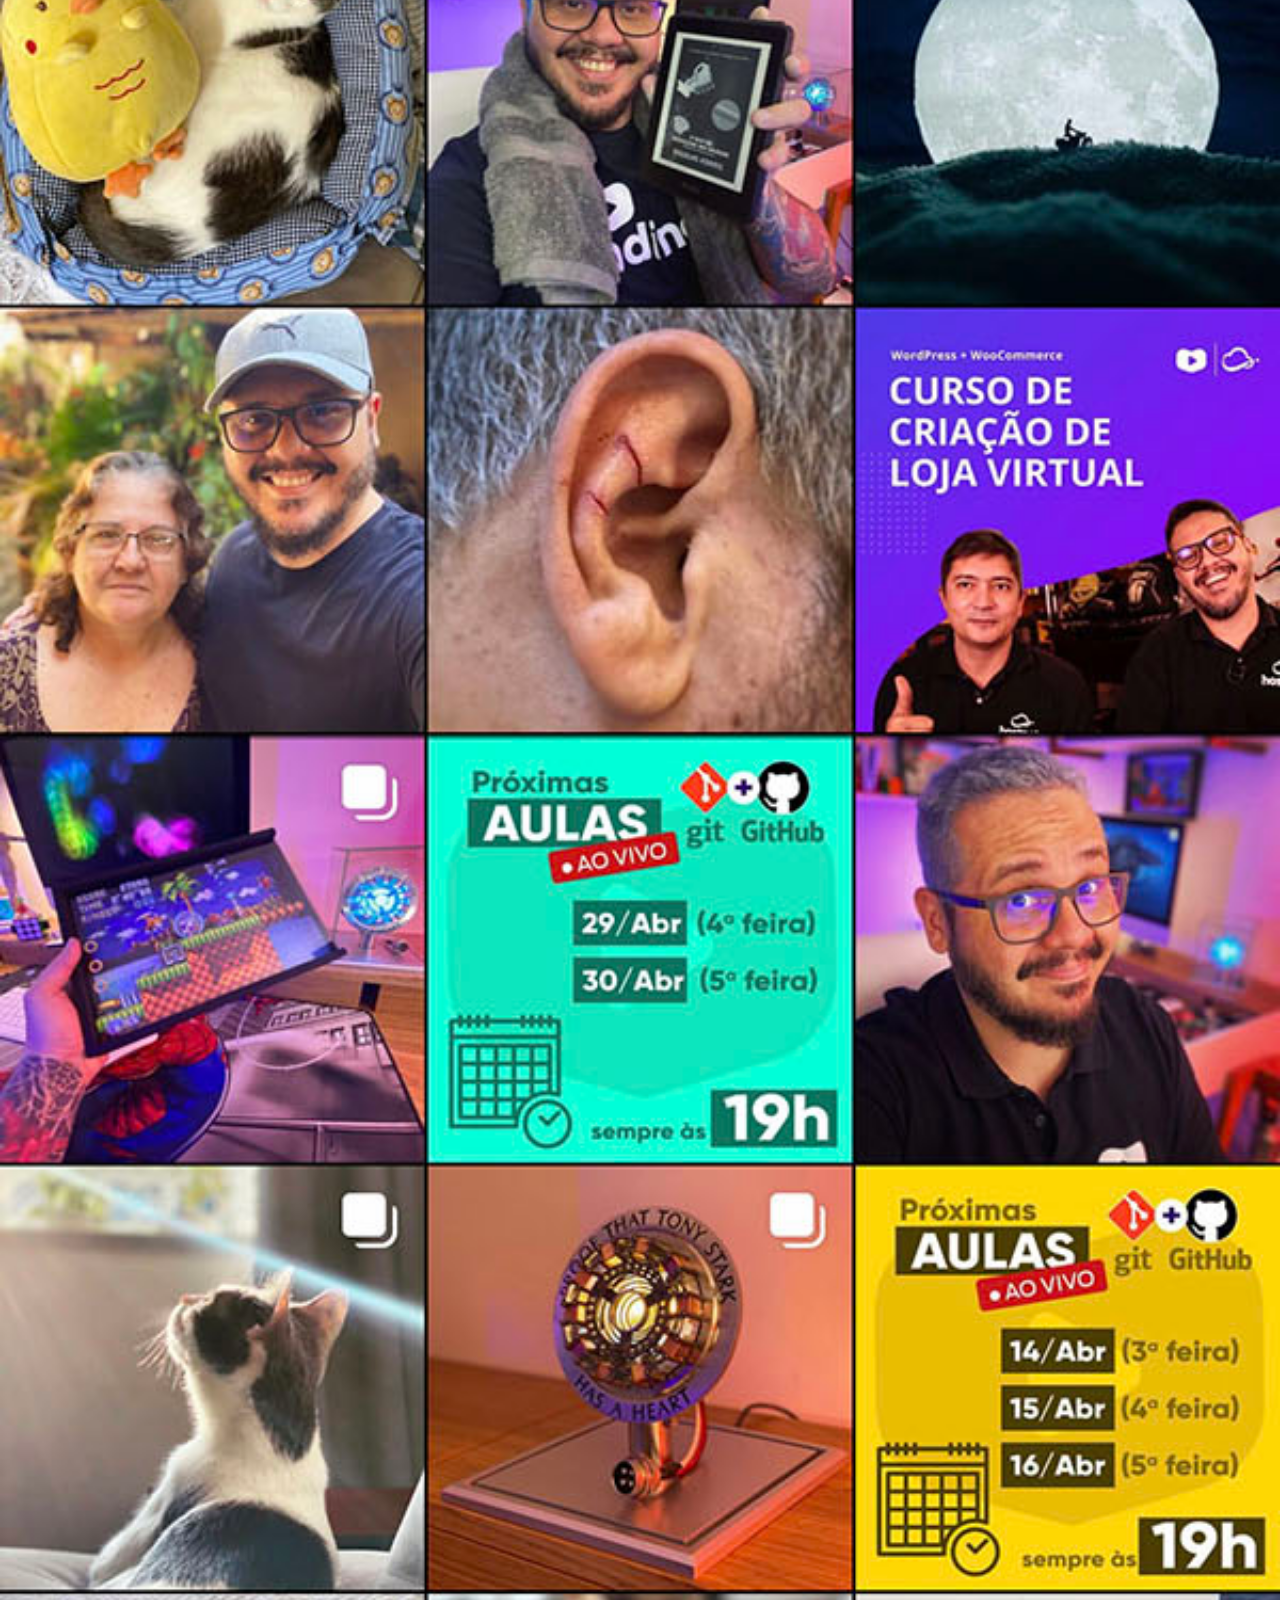
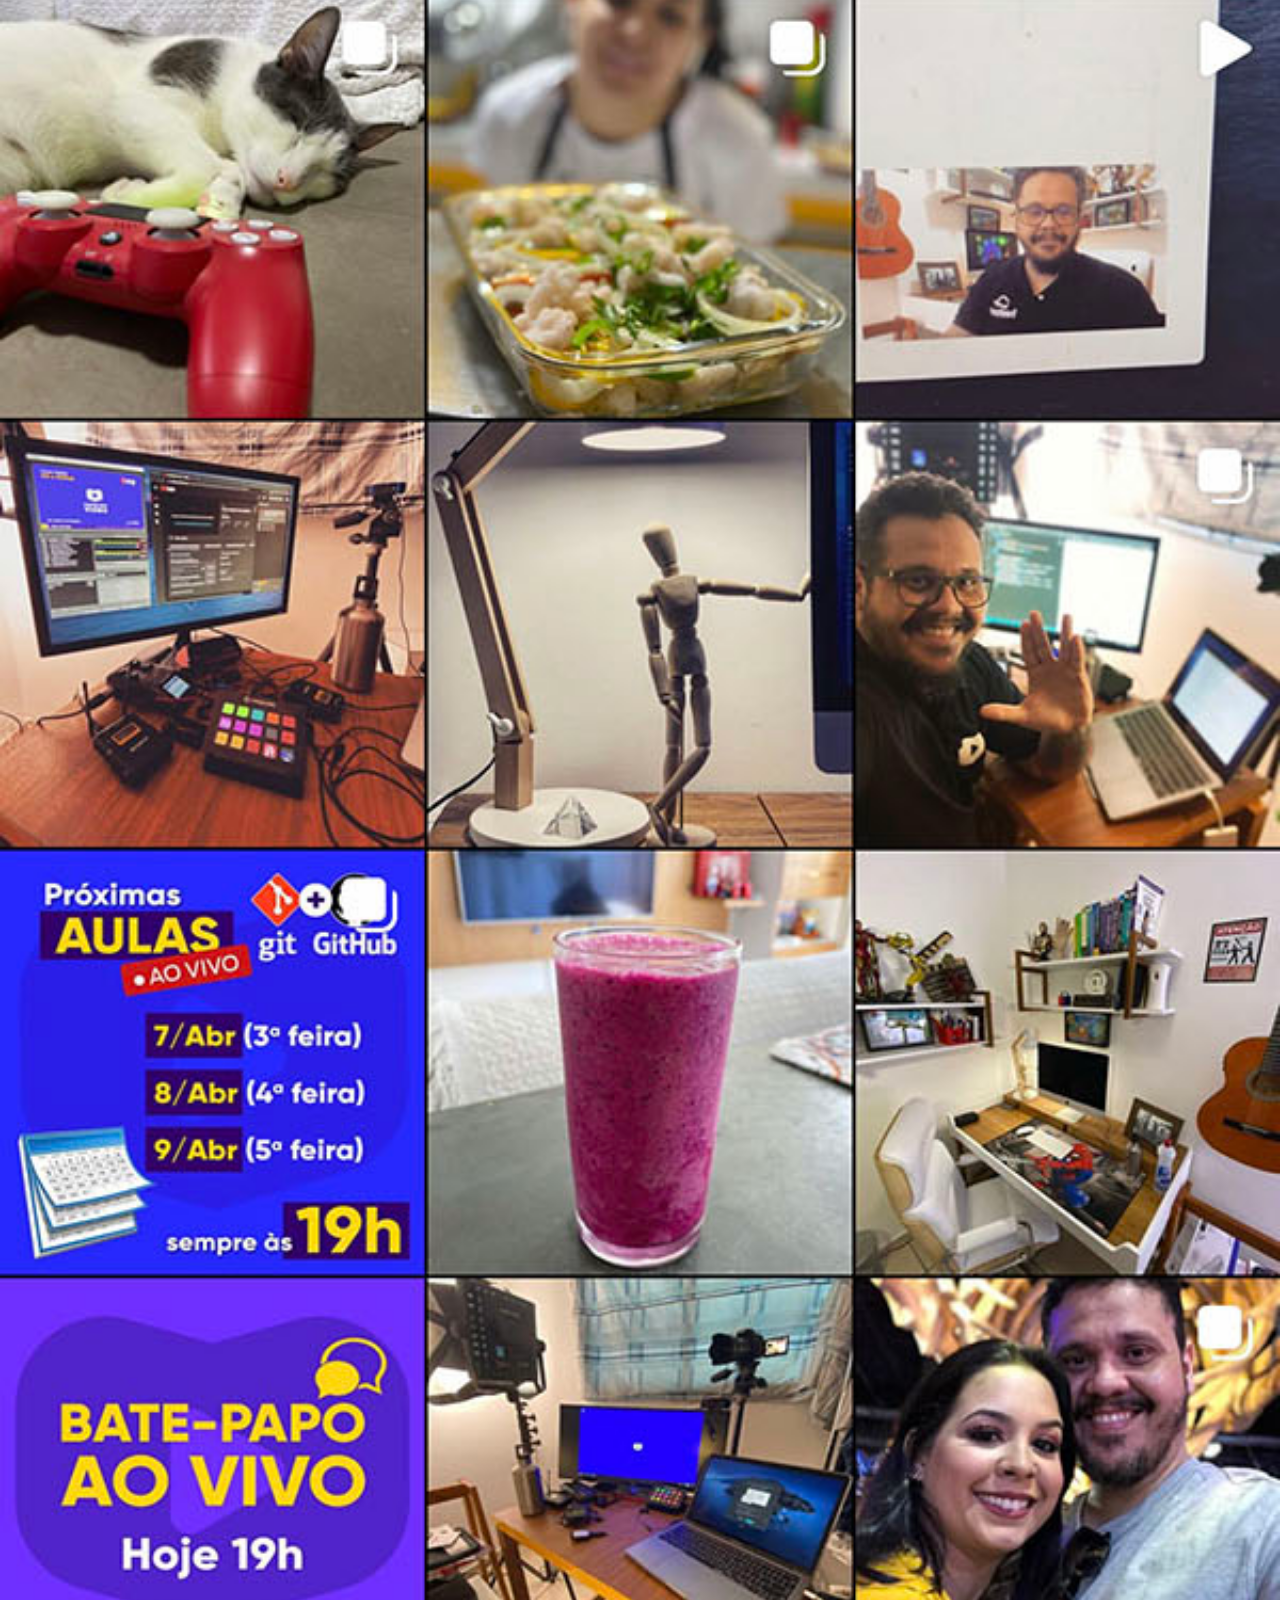
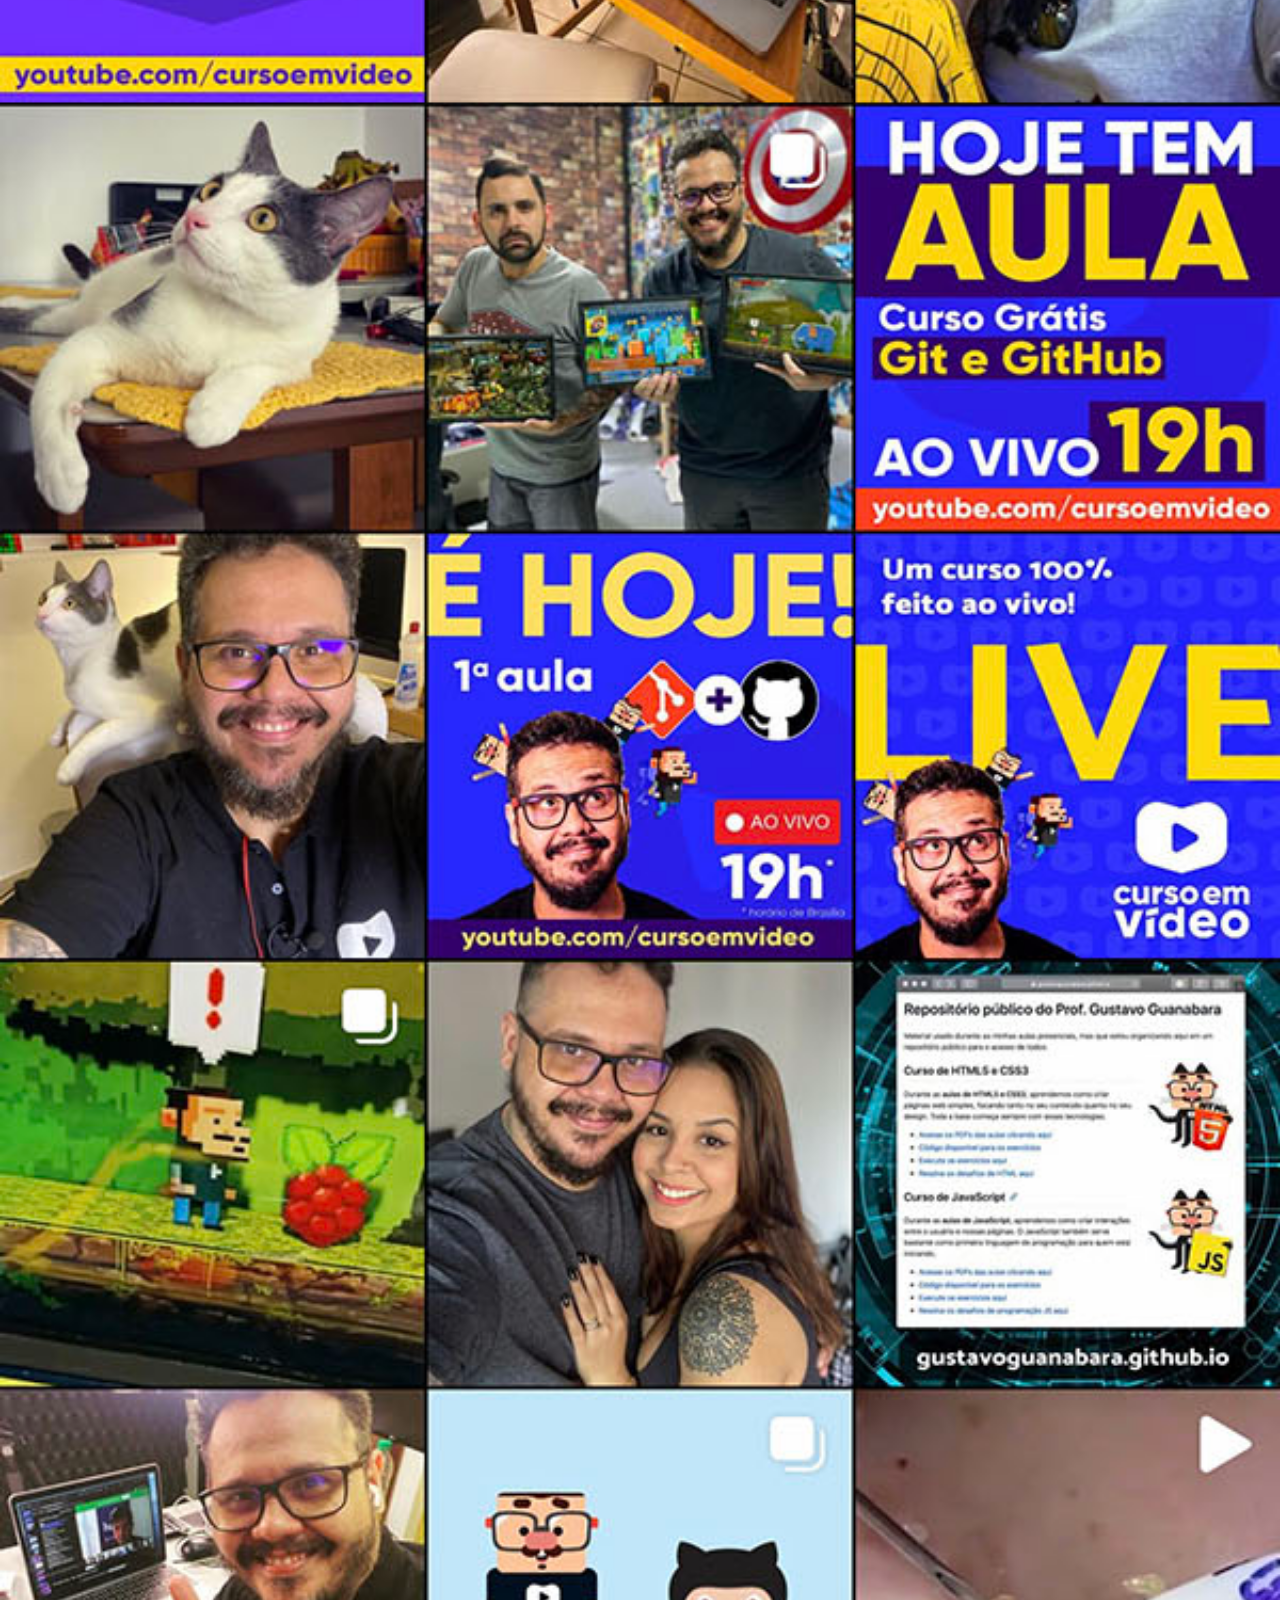
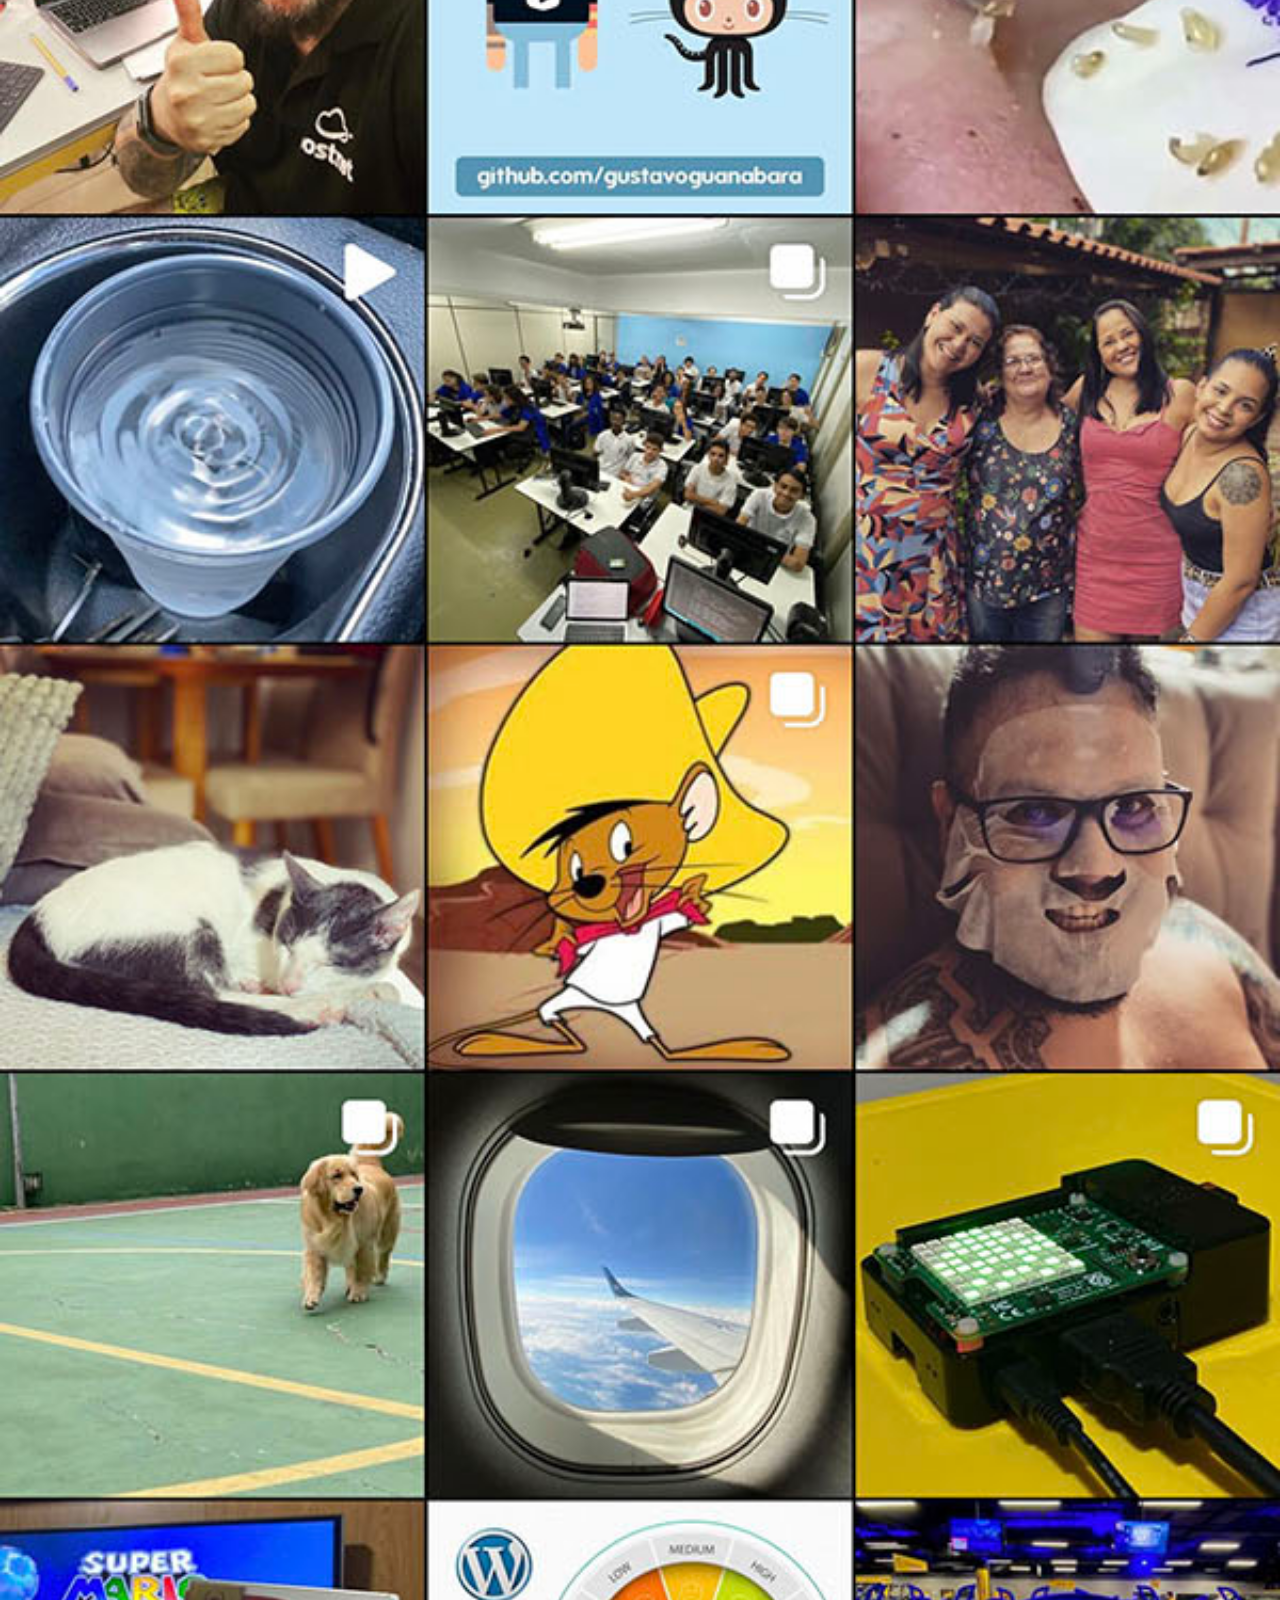
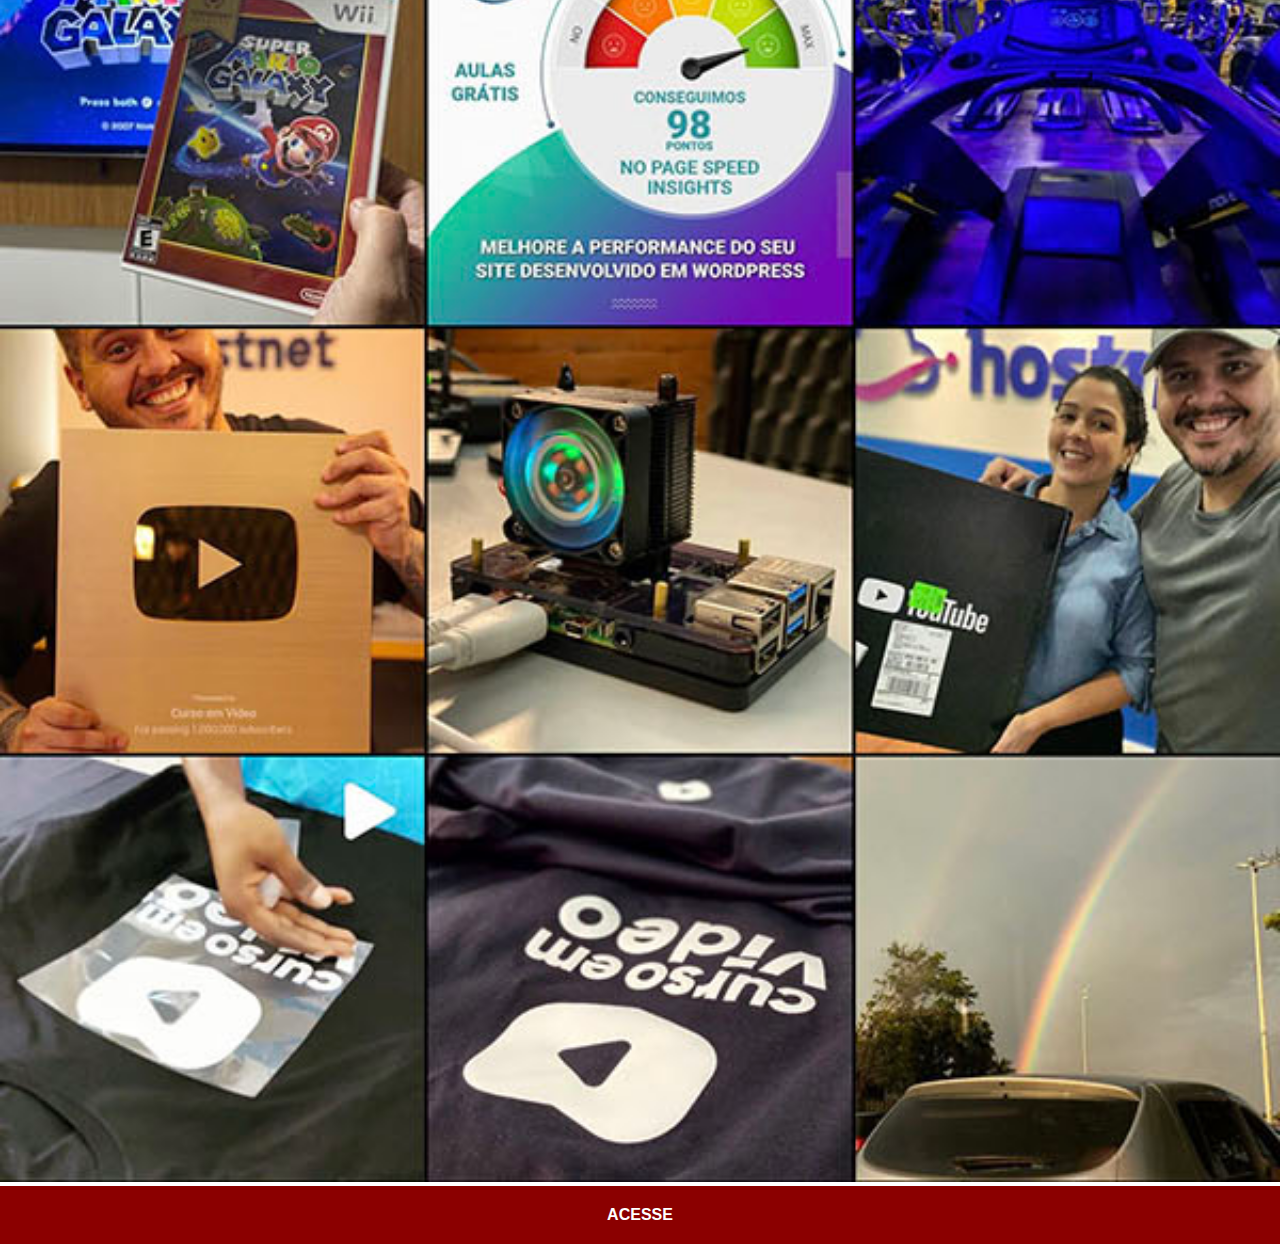
<file: instagram.html>
<!DOCTYPE html>
<html lang="pt-br">
<head>
    <meta charset="UTF-8">
    <meta name="viewport" content="width=device-width, initial-scale=1.0">
    <title>INSTAGRAM</title>
    <link rel="stylesheet" href="estilos/social.css">
</head>
<body>
    <img src="imagens/tela-instagram.jpg" alt="instagram">
    <a href="https://www.instagram.com/gustavoguanabara/" target="_blank">ACESSE</a>
</body>
</html>
</file>
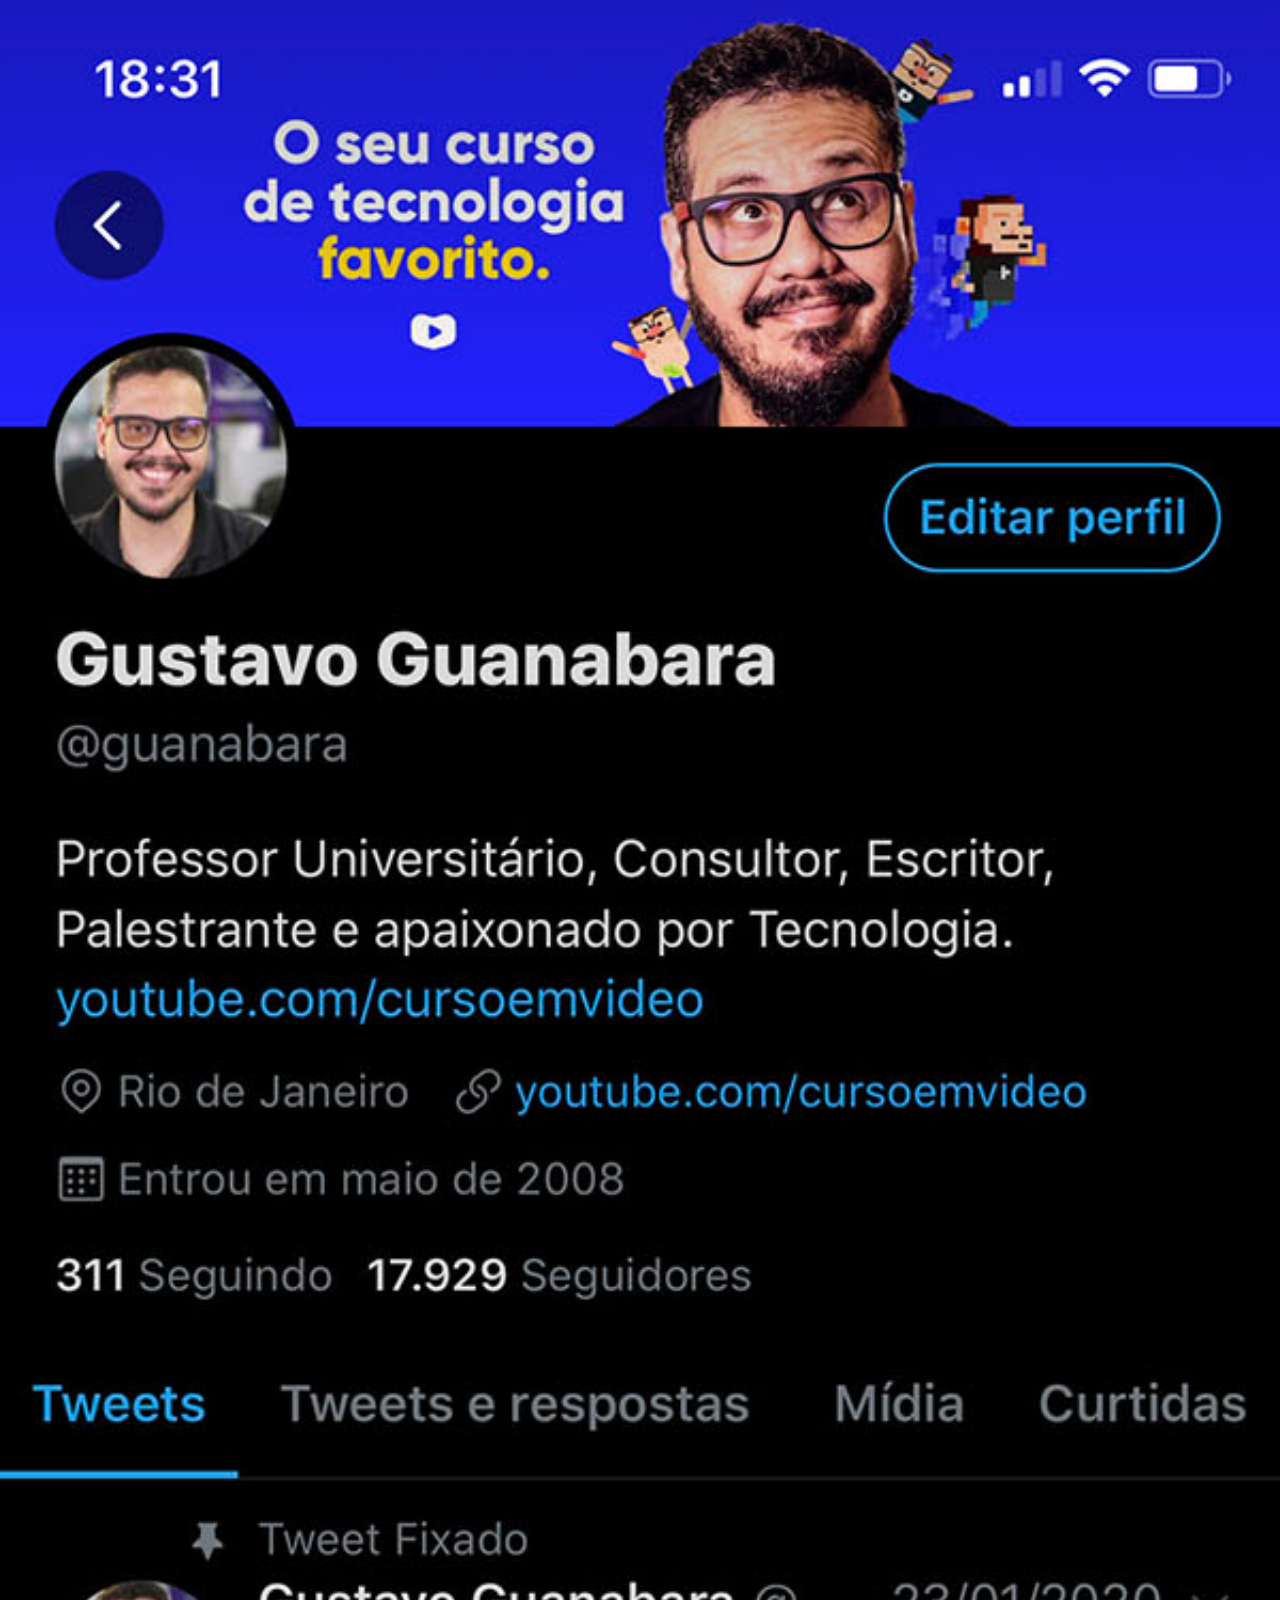
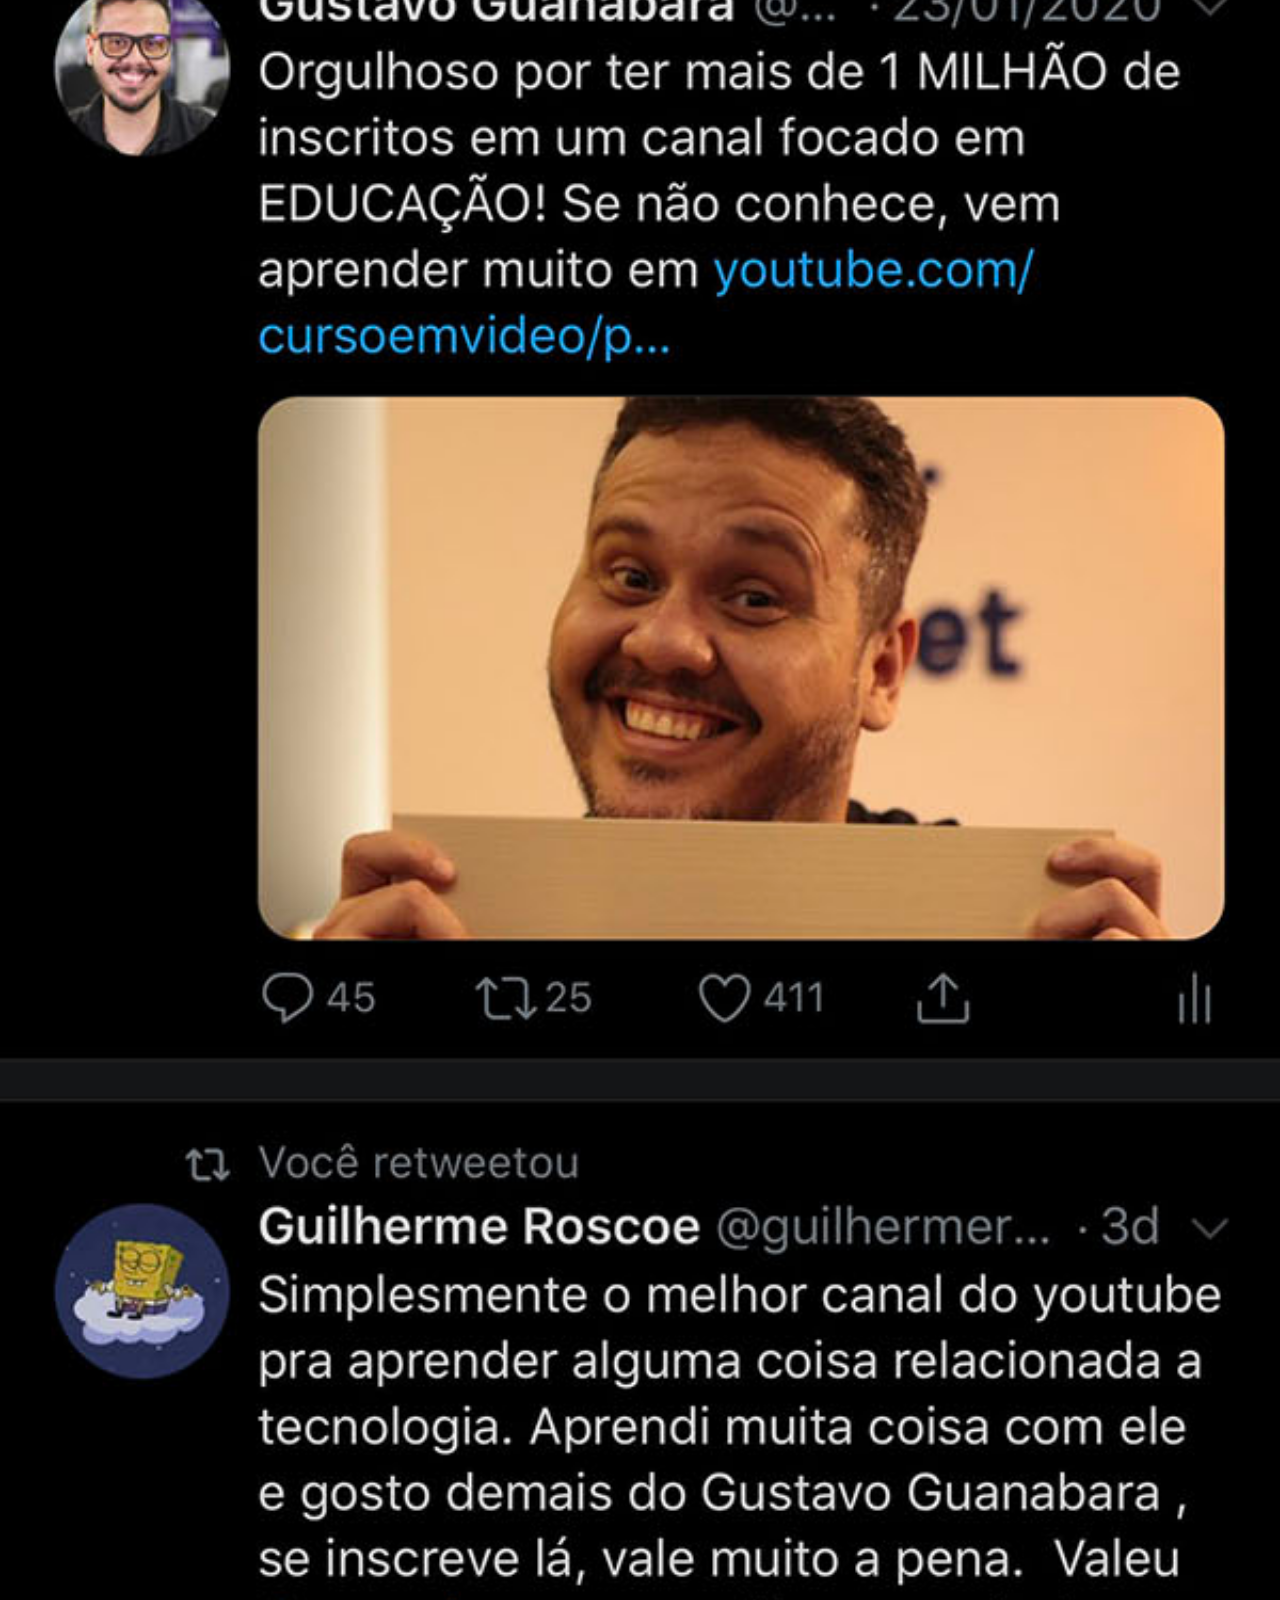
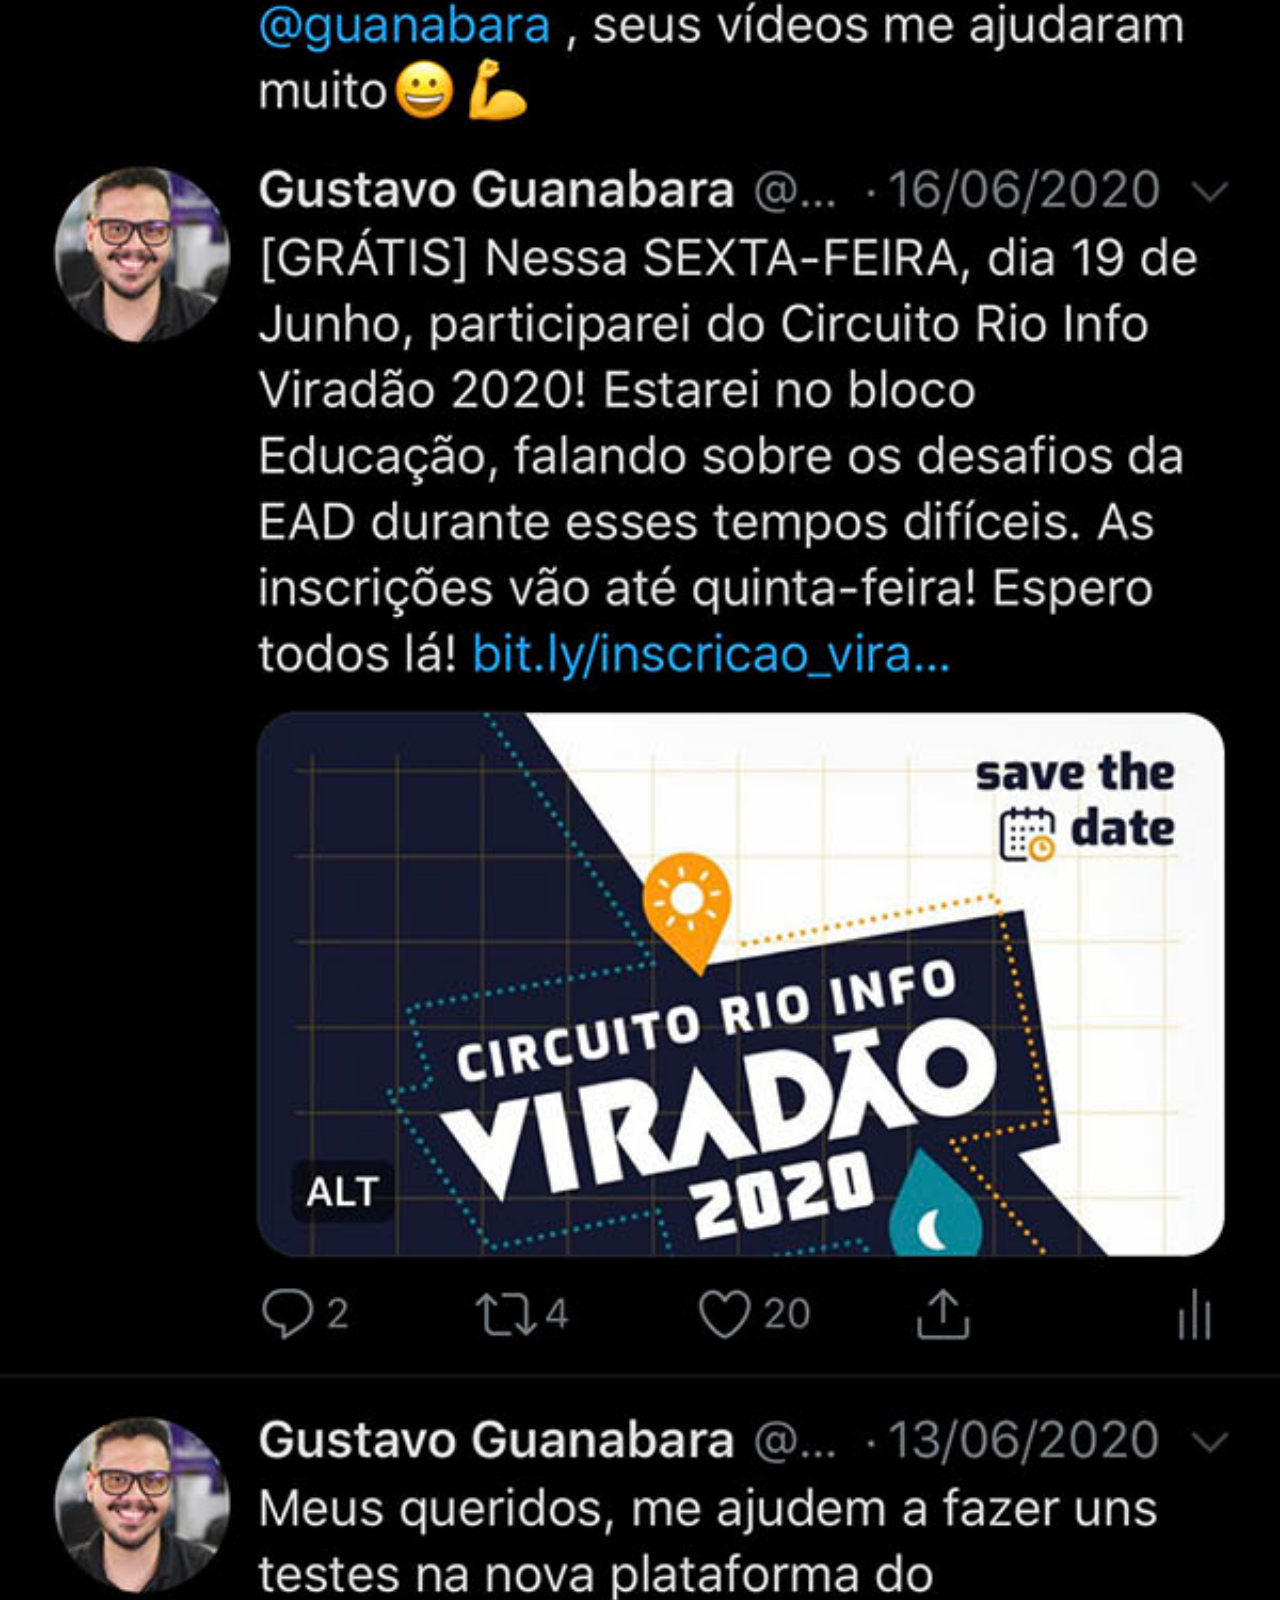
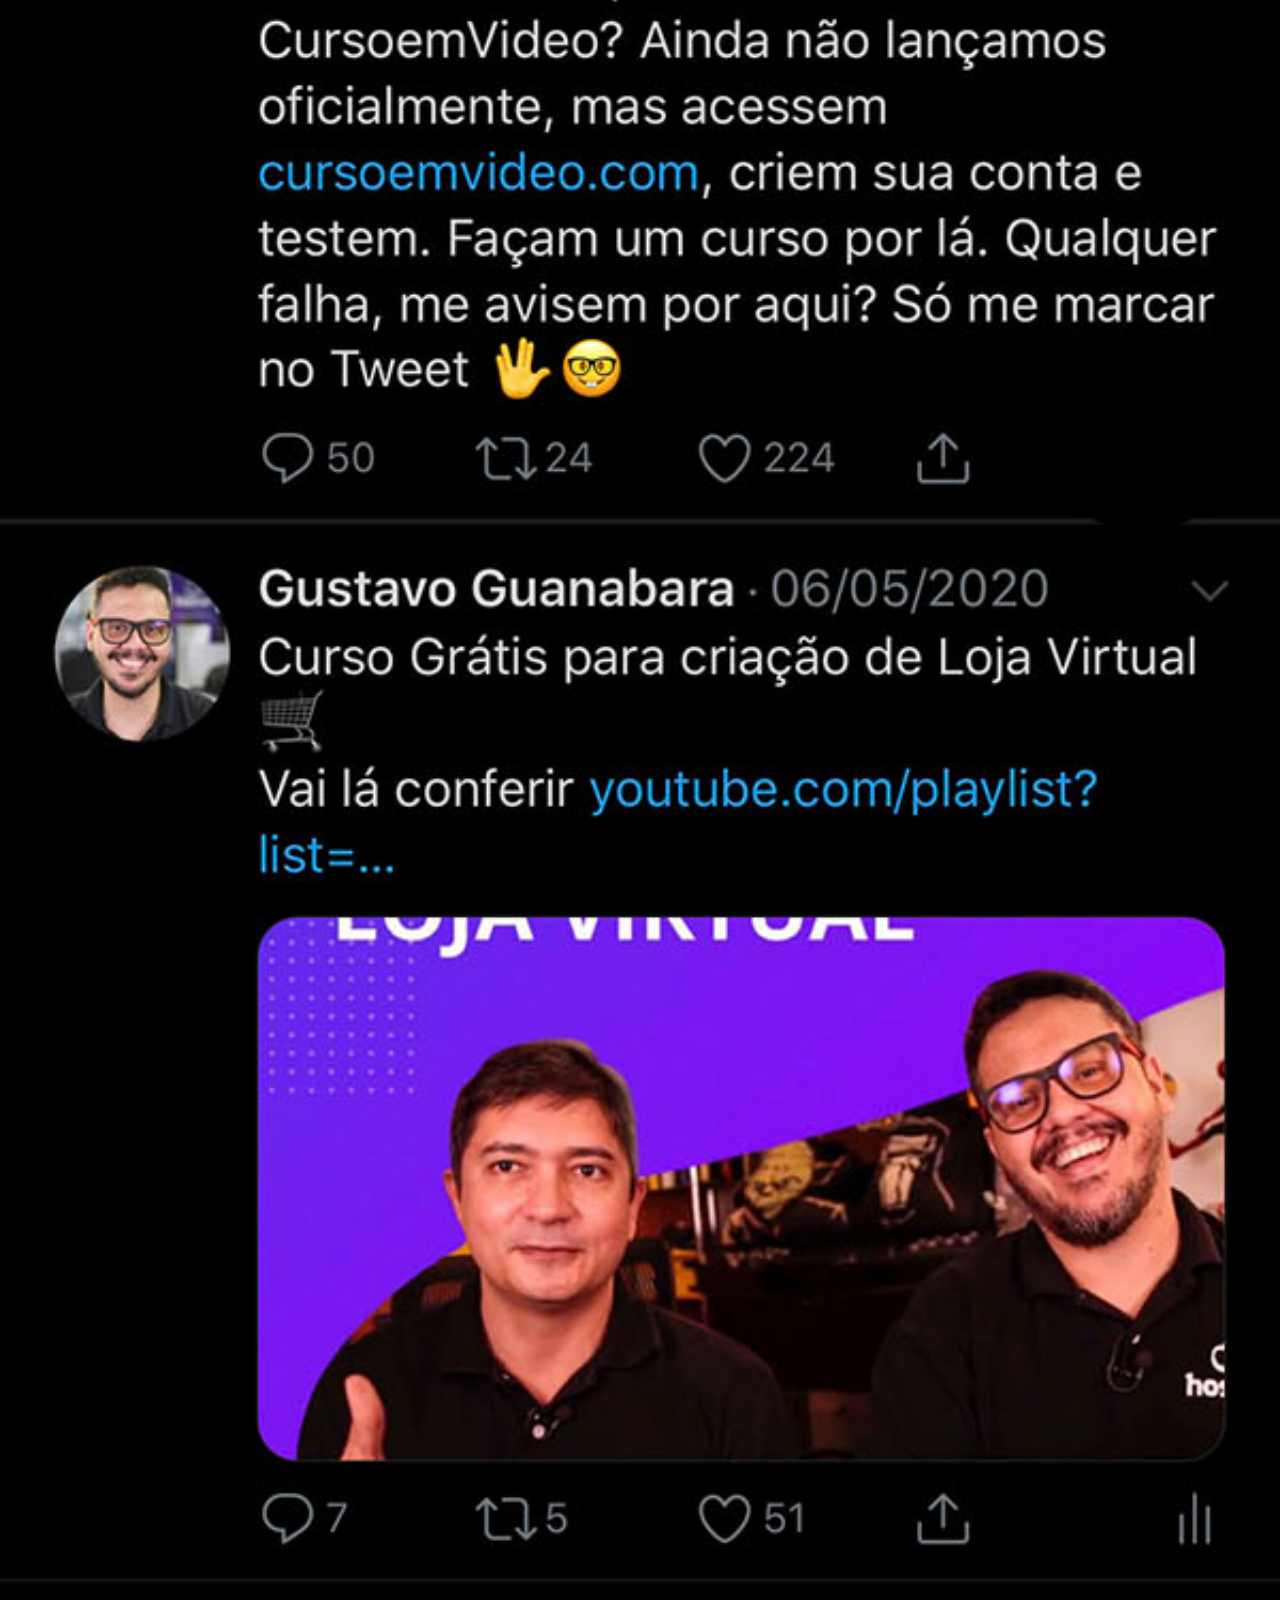
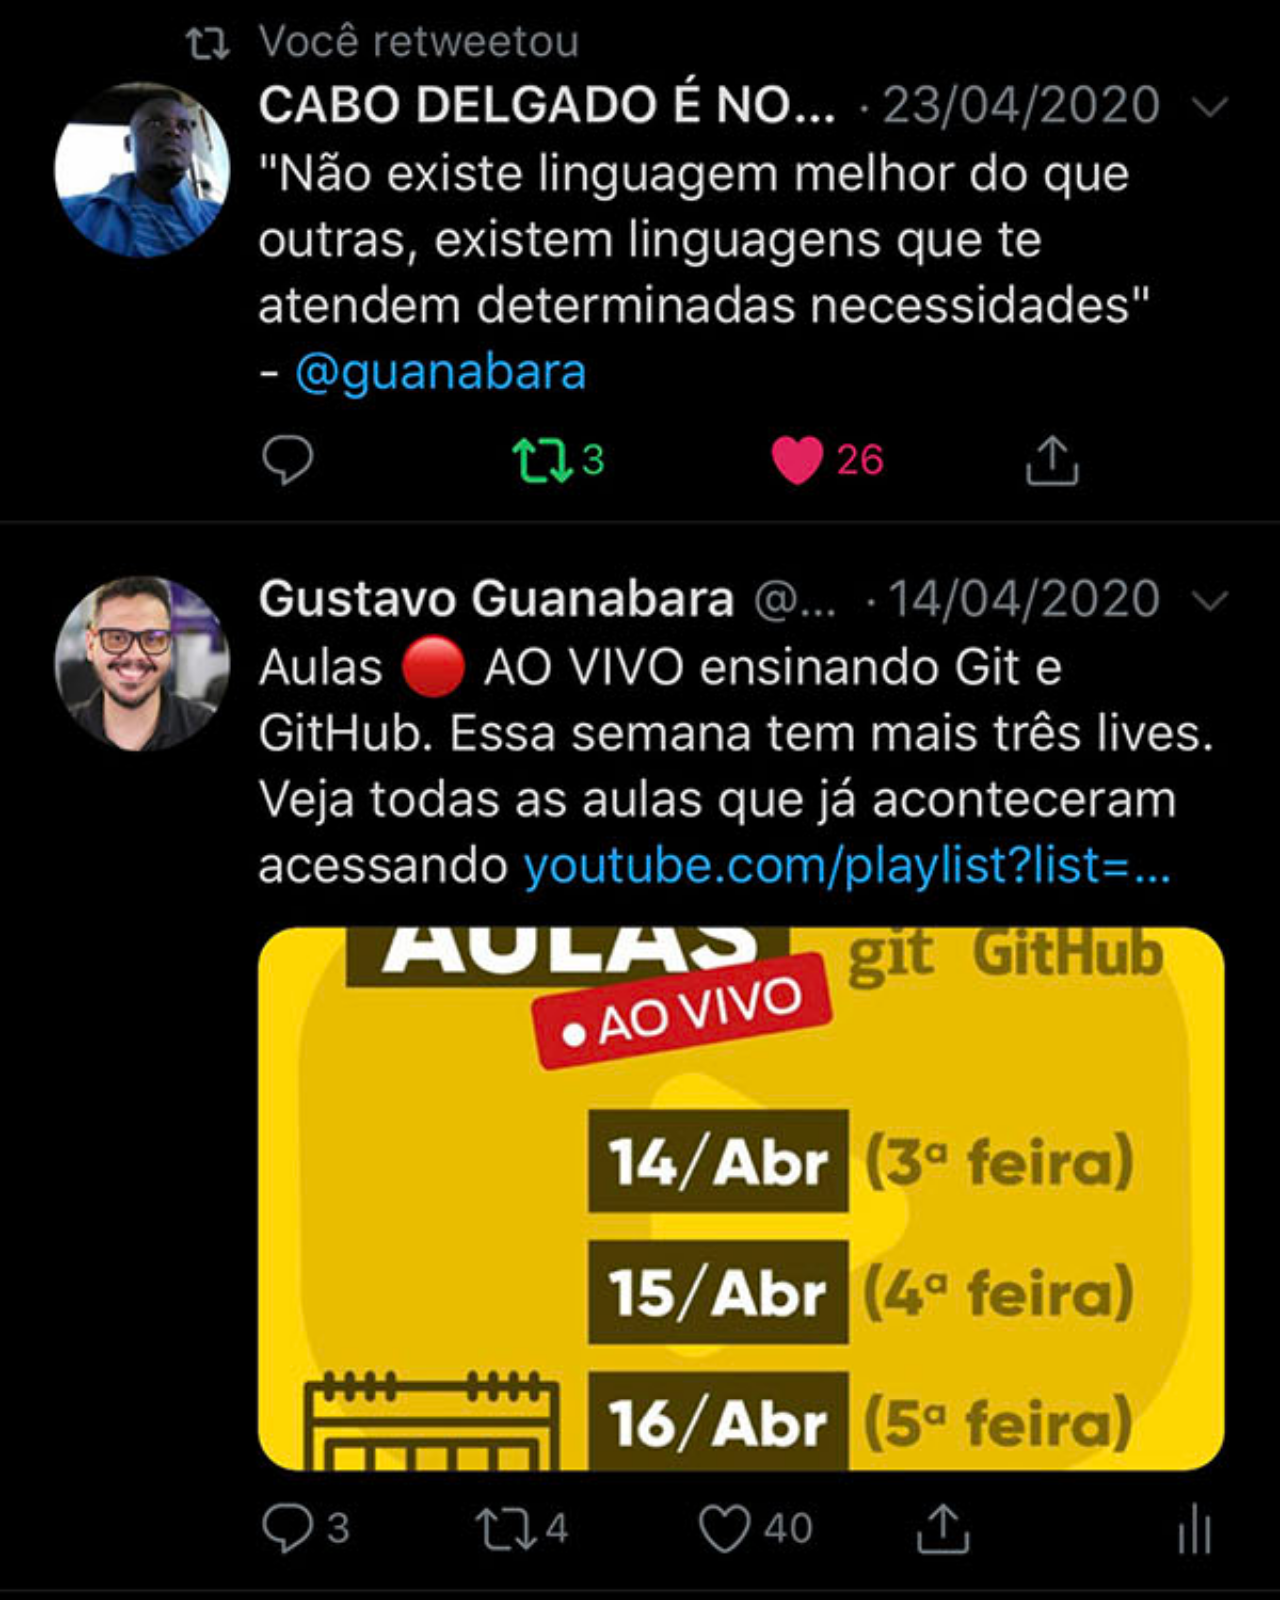
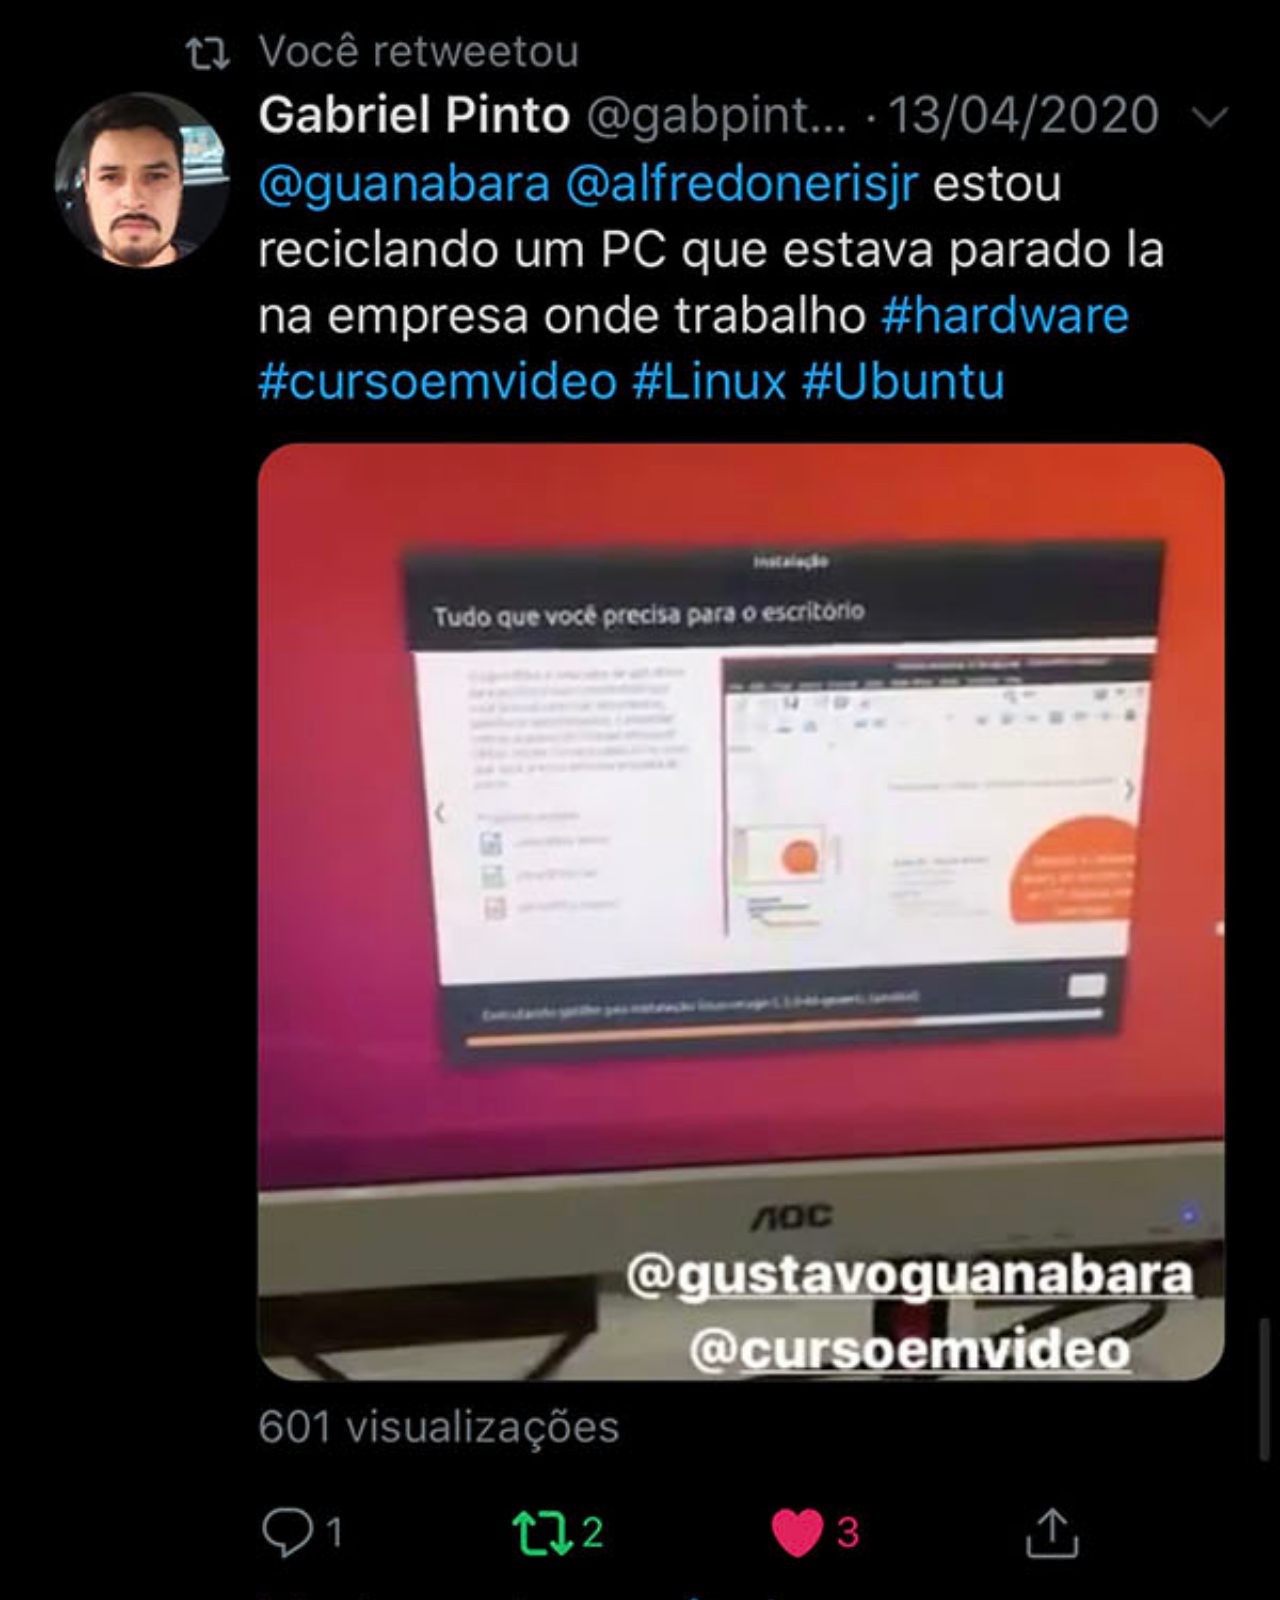
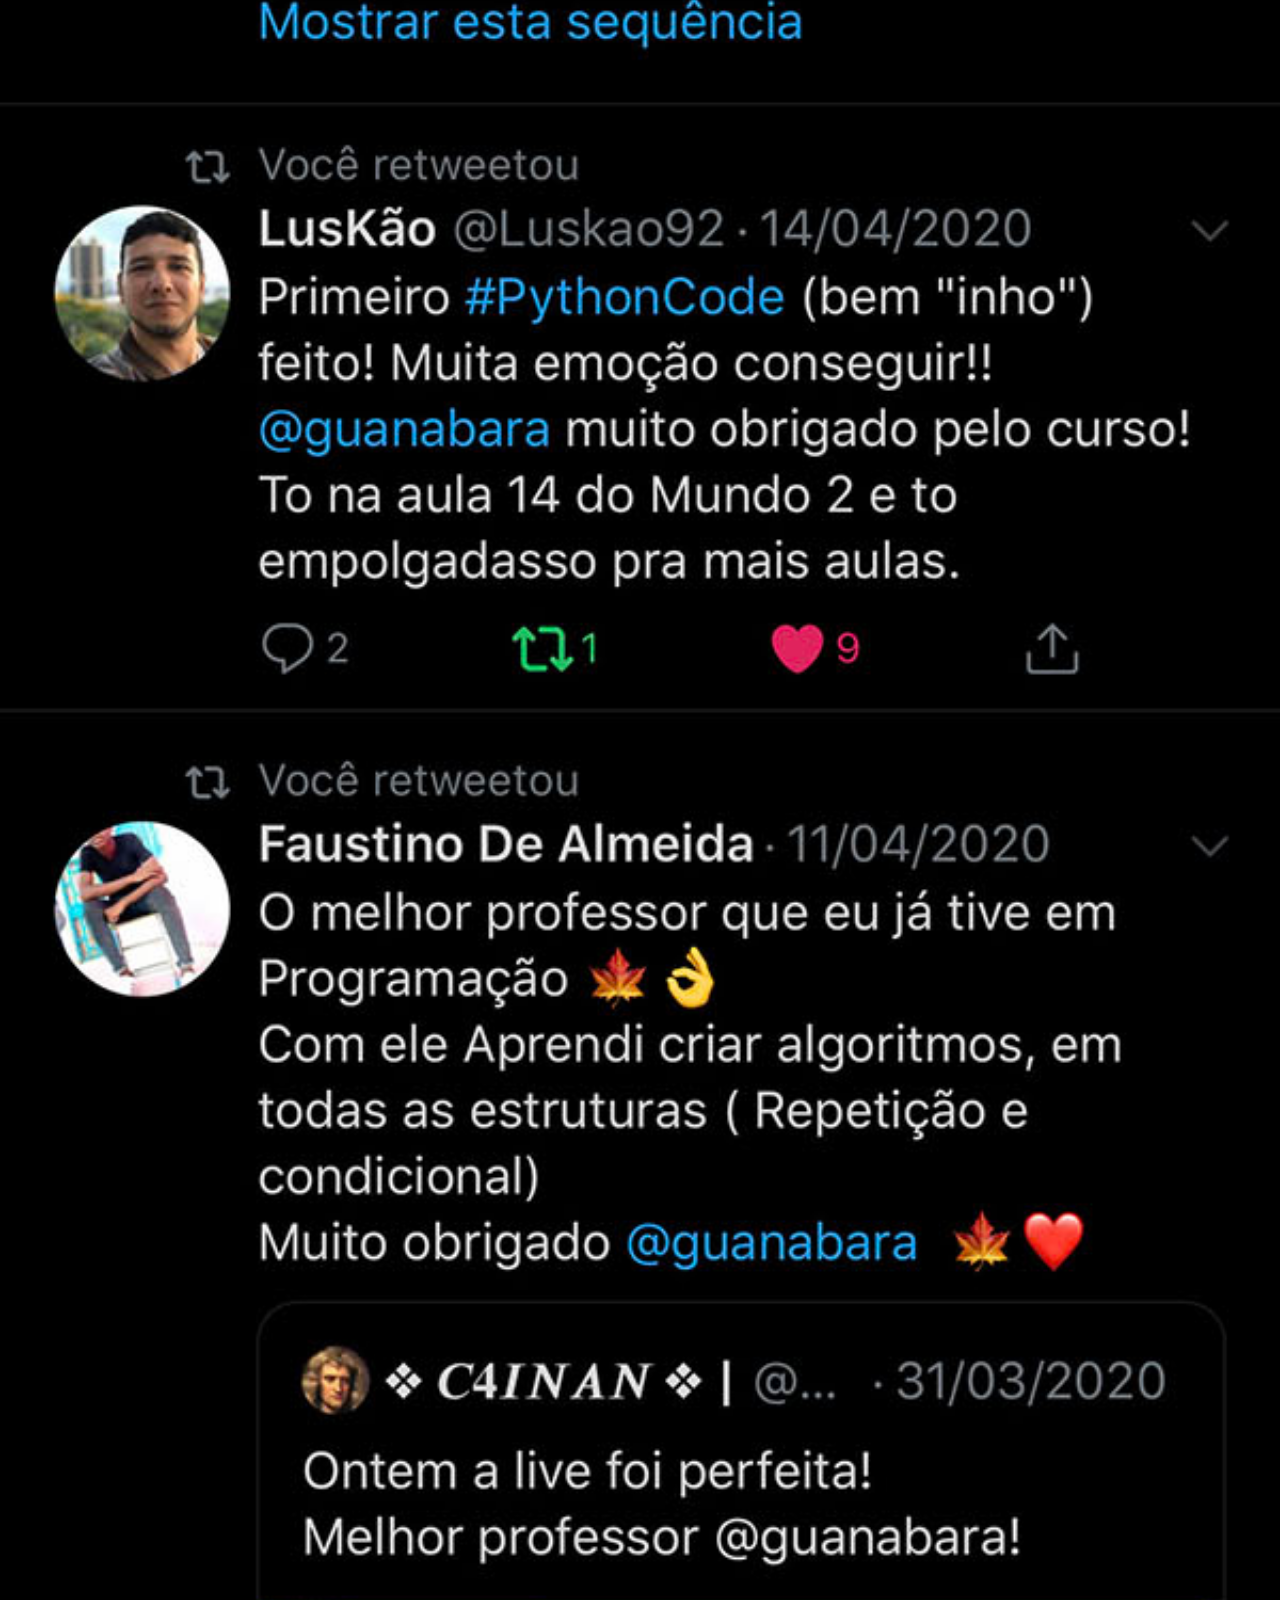
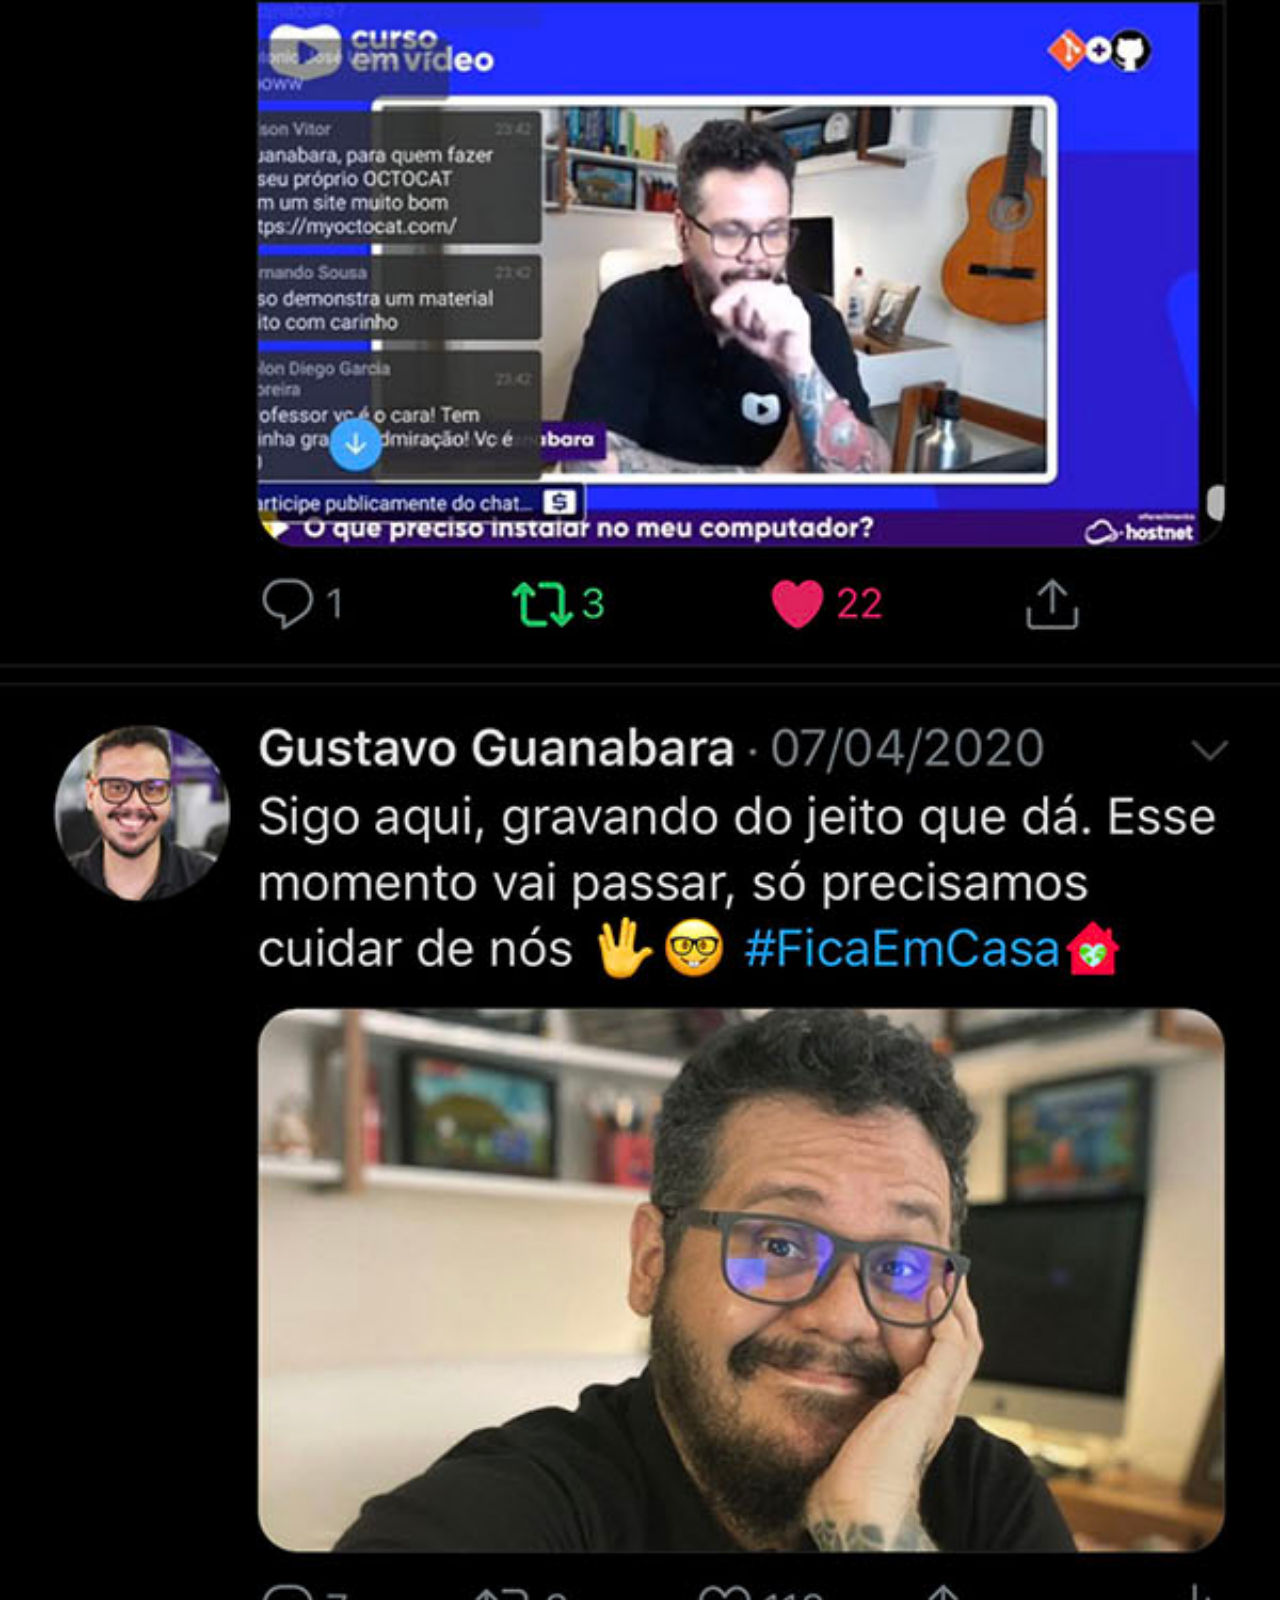
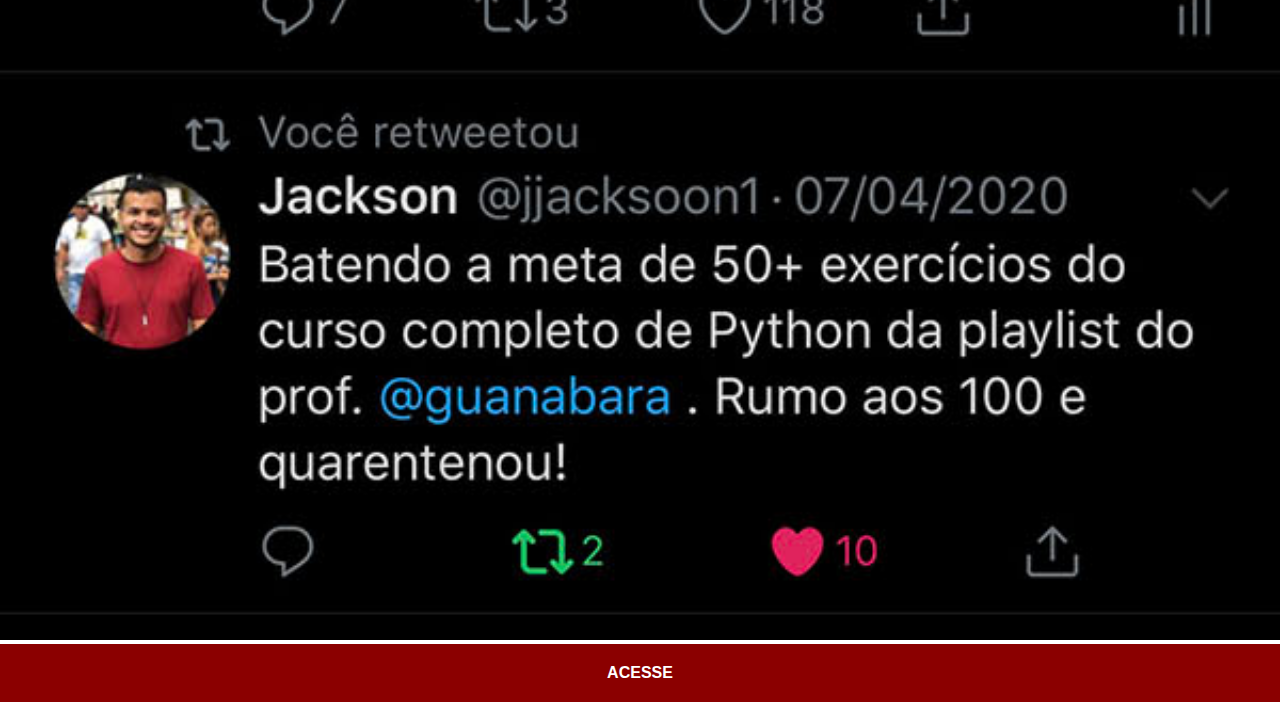
<file: twitter.html>
<!DOCTYPE html>
<html lang="pt-br">
<head>
    <meta charset="UTF-8">
    <meta name="viewport" content="width=device-width, initial-scale=1.0">
    <title>twitter</title>
    <link rel="stylesheet" href="estilos/social.css">
</head>
<body>
    <img src="imagens/tela-twitter.jpg" alt="twitter">
    <a href="https://twitter.com/guanabara" target="_blank">ACESSE</a>
</body>
</html>
</file>
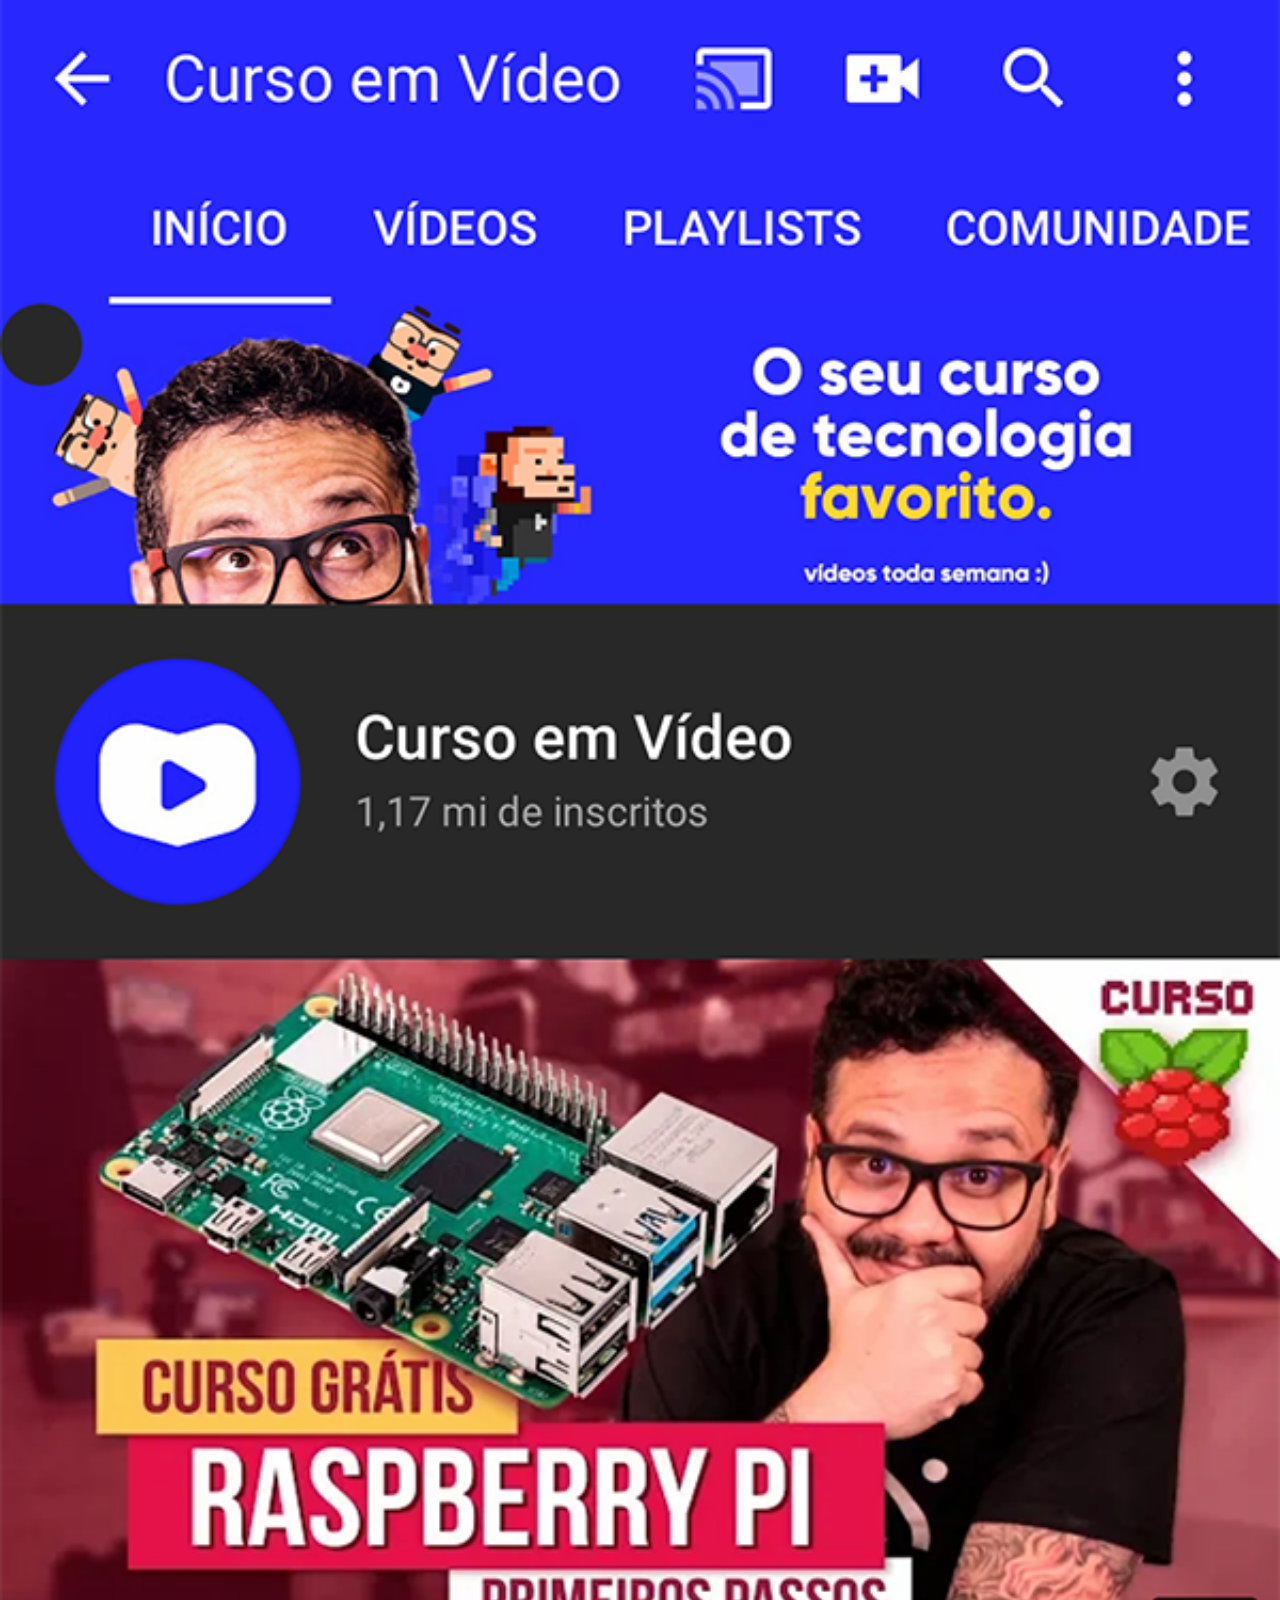
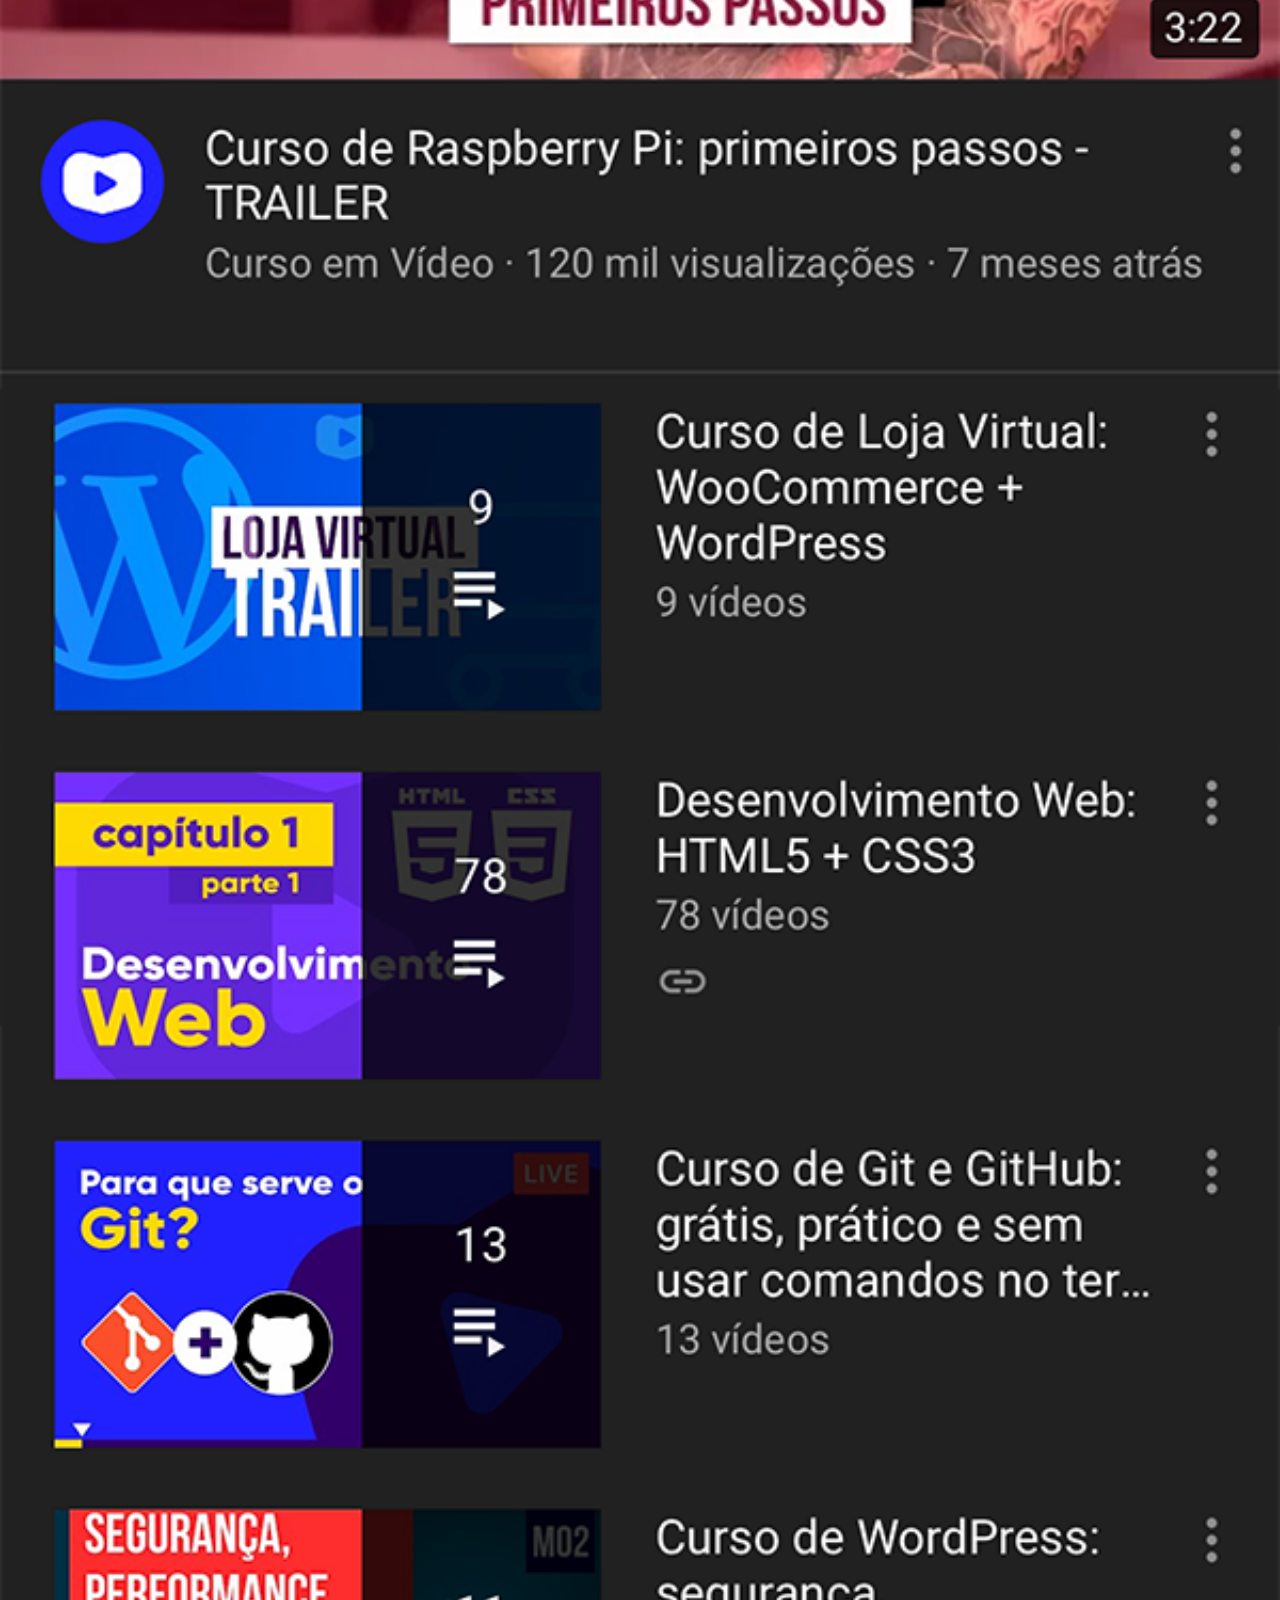
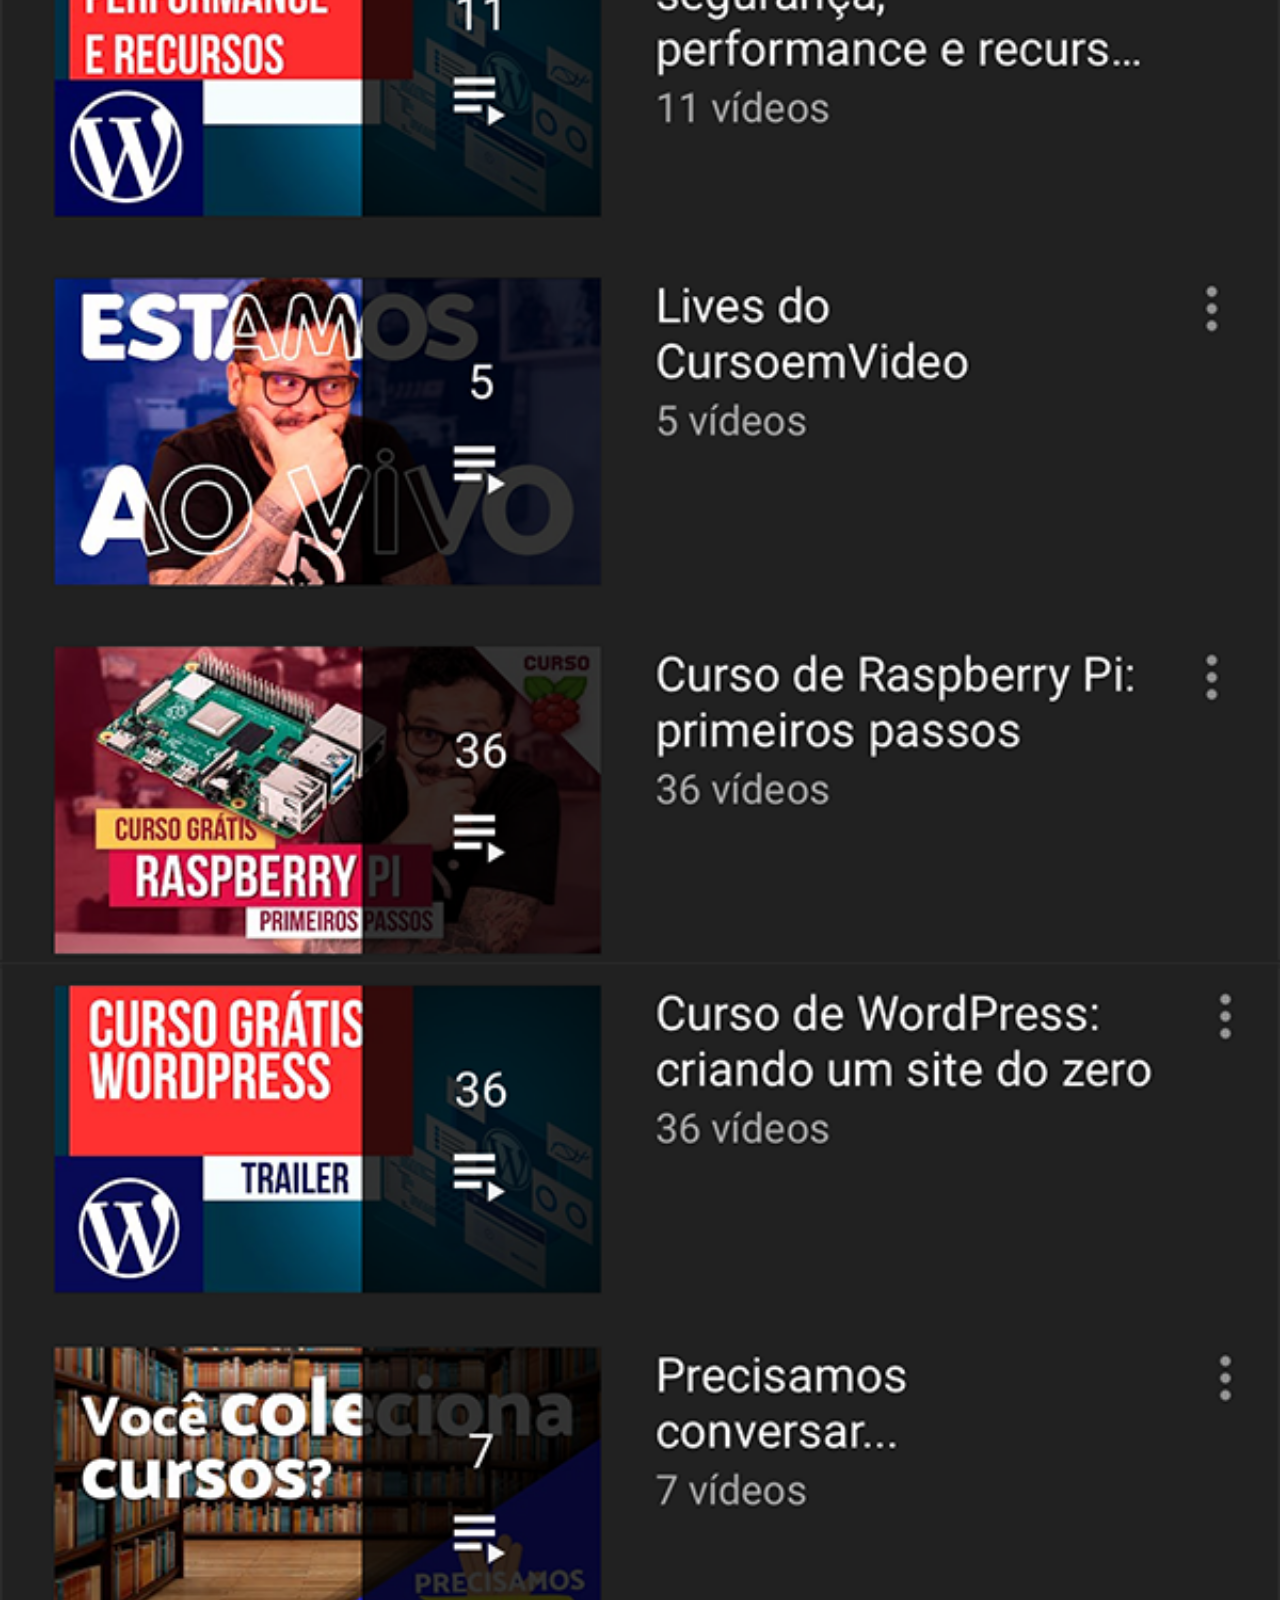
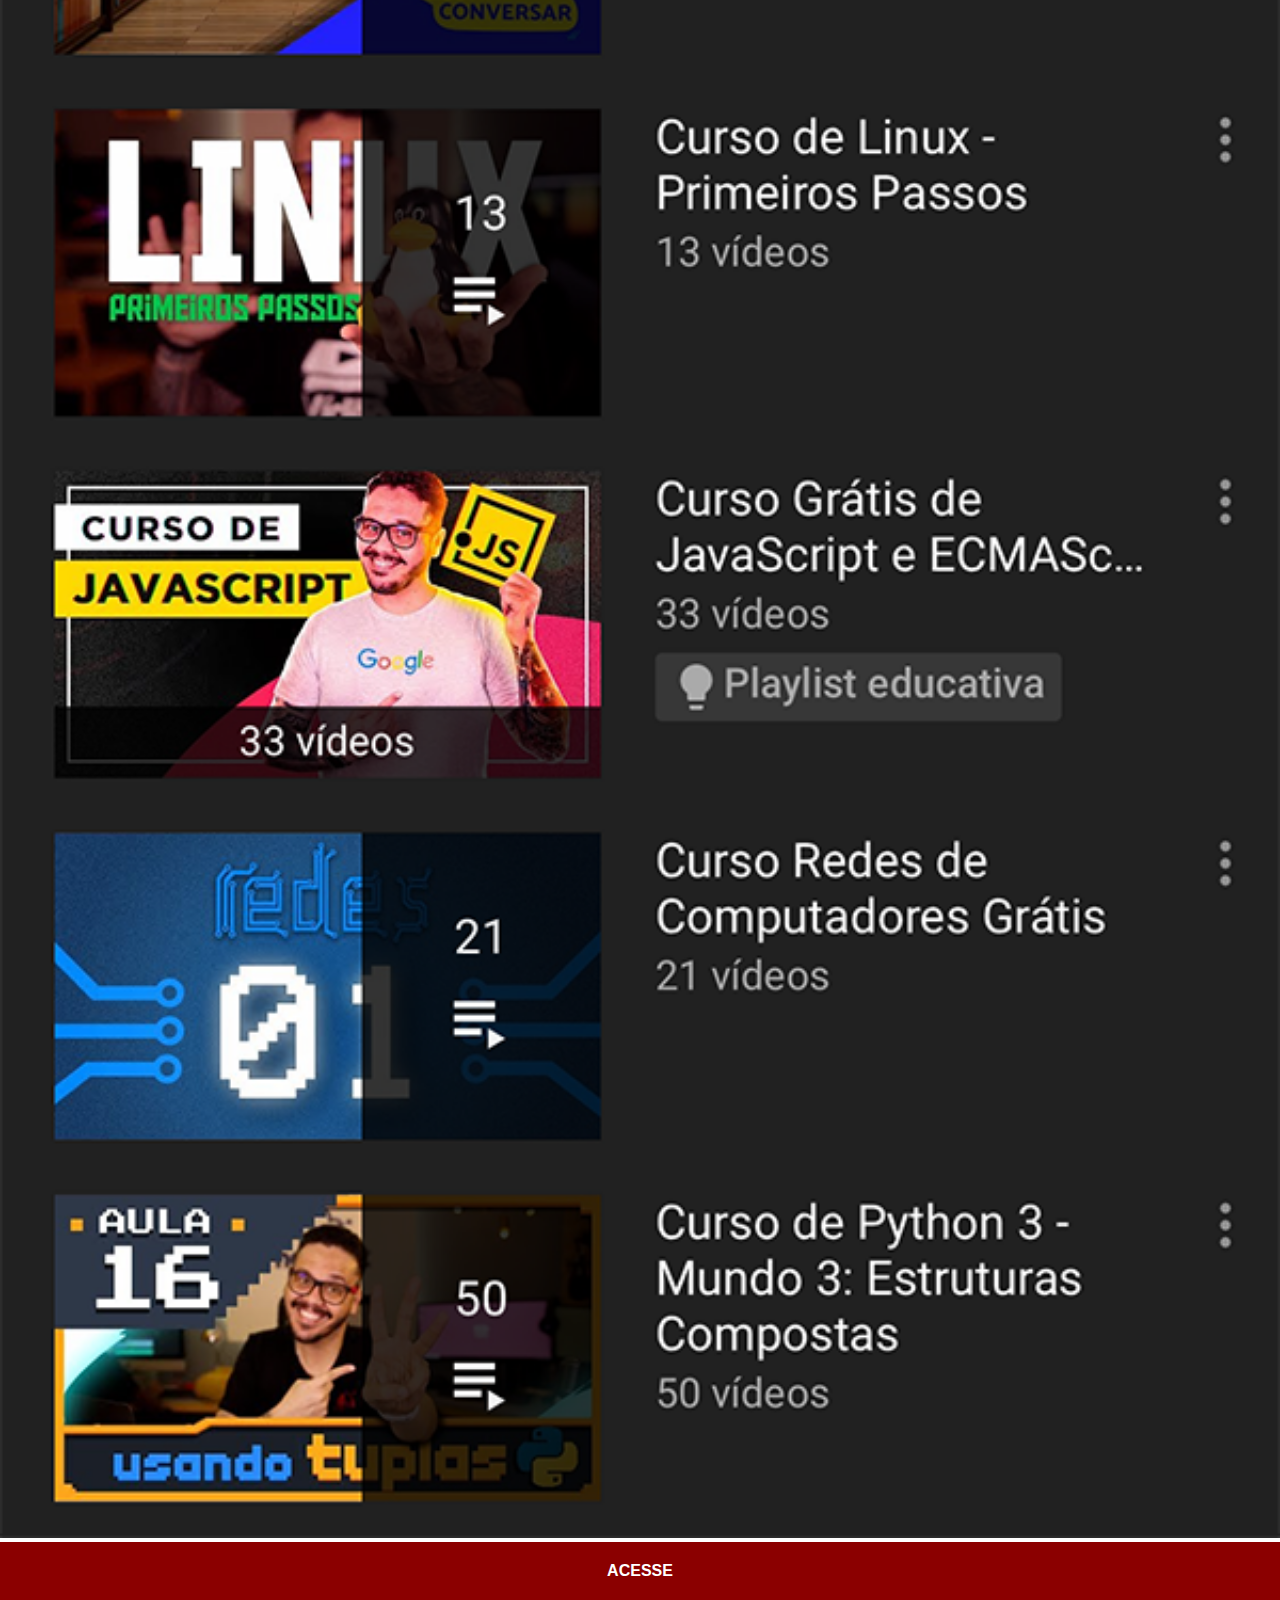
<file: youtube.html>
<!DOCTYPE html>
<html lang="pt-br">
<head>
    <meta charset="UTF-8">
    <meta name="viewport" content="width=device-width, initial-scale=1.0">
    <title>Youtube</title>
    <link rel="stylesheet" href="estilos/social.css">
</head>
<body>
    <img src="imagens/tela-youtube.png" alt="youtube">
    <a href="https://www.youtube.com/c/CursoemV%C3%ADdeo" target="_blank">ACESSE</a>
</body>
</html>
</file>
<file: estilos/style.css>
@charset "UTF8";
*{
    margin: 0;
    padding: 0;
    font-family: Arial, Helvetica, sans-serif;
}

html, body{
    height: 100vh;
    width: 100vw;
    background-color: black;
}

body{
    background-image: url(../imagens/fundo-madeira.jpg);
    background-repeat: no-repeat;
    top: center;
    background-size: cover;
    background-attachment: fixed;
}

main{
    position: relative;
    height: 100vh;
}

section#telefone{
    position: absolute;
    top: 50%;
    left: 50%;
    transform: translate(-50%, -50%);
    height: 627px;
    width: 311px;
    background-image: url(../imagens/frame-iphone.png);
    background-repeat: no-repeat;
}

iframe#tela{
    position: relative;
    top: 80px;
    left: 22px;
    width: 266px;
    height: 471px;
}

section#redes-sociais{
    text-align: right;
}

section#redes-sociais img{
    width: 50px;
    margin: 10px;
    border-radius: 50%;
    box-shadow: 2px 2px 5px rgba(0, 0, 0, 0.404);
    box-sizing: border-box;
}

section#redes-sociais img:hover{
    border: 2px solid rgba(255, 255, 255, 0.603);
    transform: translate(-3px -3px);
    box-shadow: 5px 5px 10px rgba(0, 0, 0, 0.637);
    transition: transform .3s border 1s;
}
</file>
<file: estilos/social.css>
@charset "UTF-8";
*{
    margin: 0;
    padding: 0;
    font-family: Arial, Helvetica, sans-serif;
}

::-webkit-scrollbar{
    width: 0px;
    height: 0px;
}

img{
    width: 100vw;
}

a{
    display: block;
    background-color: darkred;
    color: white;
    padding: 20px;
    text-align: center;
    font-weight: bolder;
    text-decoration: none;
}

a:hover{
    background-color: red;
}
</file>
